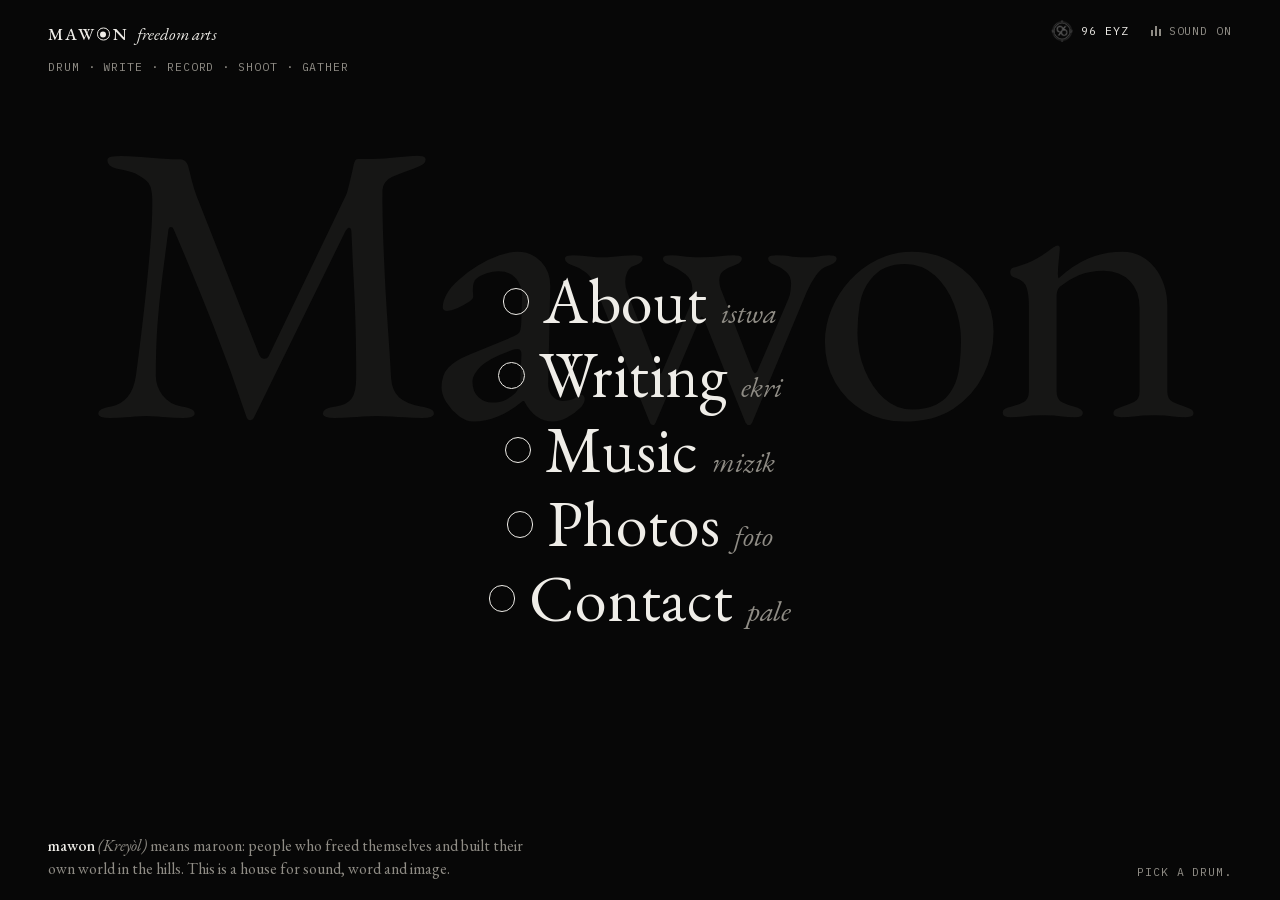
<file: index.html>
<!doctype html>
<html lang="en">
<head>
  <meta charset="utf-8">
  <meta name="viewport" content="width=device-width, initial-scale=1, viewport-fit=cover">
  <title>Mawon Freedom Arts</title>
  <meta name="description" content="Mawon Freedom Arts is a multimedia house for sound, word and image, founded by Roth$child. Home of 96 EYZ.">
  <meta name="theme-color" content="#070707">
  <meta property="og:title" content="Mawon Freedom Arts">
  <meta property="og:description" content="Mawon Freedom Arts is a multimedia house for sound, word and image, founded by Roth$child. Home of 96 EYZ.">
  <meta property="og:type" content="website">
  <meta property="og:url" content="https://mawonfreedomarts.com/">
  <meta property="og:image" content="https://mawonfreedomarts.com/assets/img/og.jpg">
  <meta name="twitter:card" content="summary_large_image">
  <link rel="canonical" href="https://mawonfreedomarts.com/">
  <link rel="icon" href="assets/favicon.svg" type="image/svg+xml">
  <link rel="icon" href="assets/favicon-192.png" type="image/png" sizes="192x192">
  <link rel="apple-touch-icon" href="assets/apple-touch-icon.png">
  <link rel="preload" href="assets/fonts/eb-garamond.woff2" as="font" type="font/woff2" crossorigin>
  <link rel="stylesheet" href="assets/css/site.css">
  <link rel="modulepreload" href="assets/vendor/three.min.js">
  <script type="application/ld+json">
{
  "@context": "https://schema.org",
  "@graph": [
    {
      "@type": "WebSite",
      "@id": "https://mawonfreedomarts.com/#website",
      "name": "Mawon Freedom Arts",
      "url": "https://mawonfreedomarts.com/",
      "publisher": {
        "@id": "https://mawonfreedomarts.com/#org"
      }
    },
    {
      "@type": "Organization",
      "@id": "https://mawonfreedomarts.com/#org",
      "name": "Mawon Freedom Arts",
      "url": "https://mawonfreedomarts.com/",
      "logo": "https://mawonfreedomarts.com/assets/favicon-192.png",
      "image": "https://mawonfreedomarts.com/assets/img/og.jpg",
      "description": "A multimedia house for sound, word and image, founded by Roth$child. Home of 96 EYZ.",
      "founder": {
        "@id": "https://mawonfreedomarts.com/#person"
      },
      "sameAs": [
        "https://www.instagram.com/rothschildd_/",
        "https://www.instagram.com/capturedbyrothschild/",
        "https://x.com/RothschildSFG",
        "https://linktr.ee/RothschildT",
        "https://rothschild2000.substack.com"
      ]
    },
    {
      "@type": "Organization",
      "@id": "https://mawonfreedomarts.com/#96eyz",
      "name": "96 EYZ",
      "url": "https://mawonfreedomarts.com/music/",
      "logo": "https://mawonfreedomarts.com/assets/img/96eyz-emblem.png",
      "parentOrganization": {
        "@id": "https://mawonfreedomarts.com/#org"
      }
    },
    {
      "@type": "Person",
      "@id": "https://mawonfreedomarts.com/#person",
      "name": "Rothschild J. Toussaint",
      "alternateName": [
        "Roth$child",
        "Rothschild Toussaint"
      ],
      "url": "https://mawonfreedomarts.com/about/",
      "image": "https://mawonfreedomarts.com/assets/img/portrait.jpg",
      "jobTitle": "Artist, Producer, Storyteller",
      "worksFor": {
        "@id": "https://mawonfreedomarts.com/#org"
      },
      "sameAs": [
        "https://www.instagram.com/rothschildd_/",
        "https://www.instagram.com/capturedbyrothschild/",
        "https://x.com/RothschildSFG",
        "https://open.spotify.com/artist/24g9kNkE5XKPFGsnenP1is",
        "https://soundcloud.com/user-230254561",
        "https://rothschild2000.substack.com",
        "https://linktr.ee/RothschildT"
      ]
    }
  ]
}
  </script>
</head>
<body class="home">
  <a class="skip" href="#drums">Skip to the menu</a>

  <header class="home-head">
    <div>
      <a class="wordmark" href="./" aria-label="Mawon Freedom Arts, home">
      <span class="wm-a">MAW<span class="o" aria-hidden="true"></span>N</span>
      <span class="wm-b">freedom arts</span>
      </a>
      <p class="verbs label"><span>drum</span><span>write</span><span>record</span><span>shoot</span><span>gather</span></p>
    </div>
    <div class="head-right label">
      <a class="eyz-link" href="music/"><img class="emblem-sm" src="assets/img/96eyz-emblem.png" alt="" width="22" height="22">96 EYZ</a>
      <button class="sound-toggle label" type="button" aria-pressed="true" aria-label="Sound" hidden>
        <span class="bars" aria-hidden="true"><i></i><i></i><i></i></span><span class="txt">Sound on</span>
      </button>
    </div>
  </header>

  <p class="masthead" aria-hidden="true">Mawon</p>

  <canvas id="stage" aria-hidden="true"></canvas>

  <!-- Each link is a drum, left to right. The 3D set reads href, size (data-scale) and pitch (data-freq) from here. -->
  <nav id="drums" class="drum-nav" aria-label="Main">
    <a href="about/" data-drum="0" data-scale="0.95" data-freq="294"><span class="dl-en">About</span> <span class="dl-kr">istwa</span></a>
    <a href="writing/" data-drum="1" data-scale="1.0" data-freq="262" data-paper><span class="dl-en">Writing</span> <span class="dl-kr">ekri</span></a>
    <a href="music/" data-drum="2" data-scale="1.14" data-freq="196" data-badge="emblem"><span class="dl-en">Music</span> <span class="dl-kr">mizik</span></a>
    <a href="photos/" data-drum="3" data-scale="1.0" data-freq="247"><span class="dl-en">Photos</span> <span class="dl-kr">foto</span></a>
    <a href="contact/" data-drum="4" data-scale="0.95" data-freq="330"><span class="dl-en">Contact</span> <span class="dl-kr">pale</span></a>
  </nav>

  <footer class="home-foot">
    <p class="def"><b>mawon</b> <i>(Kreyòl)</i> means maroon: people who freed themselves and built their own world in the hills. This is a house for sound, word and image.</p>
    <p class="hint label"><span class="pick">Pick a drum.</span> <span class="keys">Or play them <kbd>A</kbd><kbd>S</kbd><kbd>D</kbd><kbd>F</kbd><kbd>G</kbd></span></p>
  </footer>

  <div class="curtain" aria-hidden="true"></div>

  <script type="importmap">
    { "imports": { "three": "./assets/vendor/three.min.js" } }
  </script>
  <script type="module" src="assets/js/stage.js"></script>
</body>
</html>
</file>
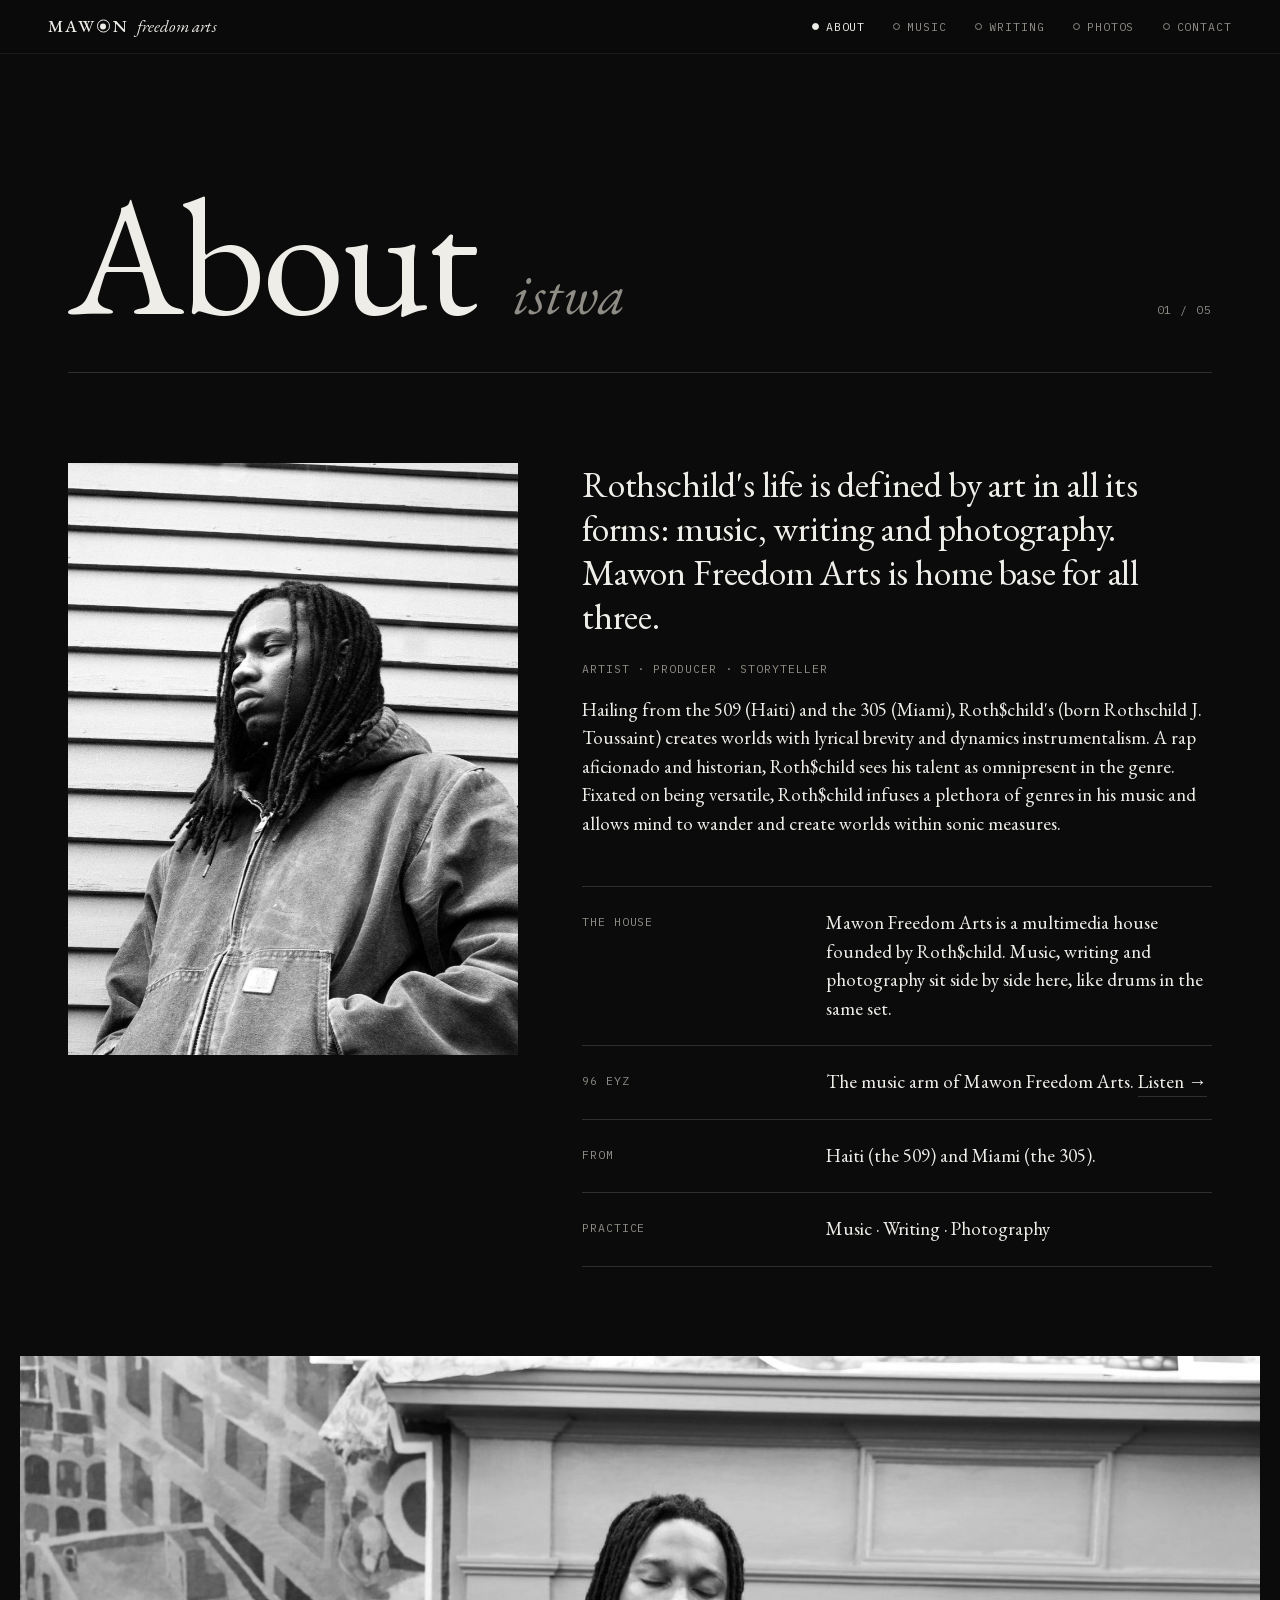
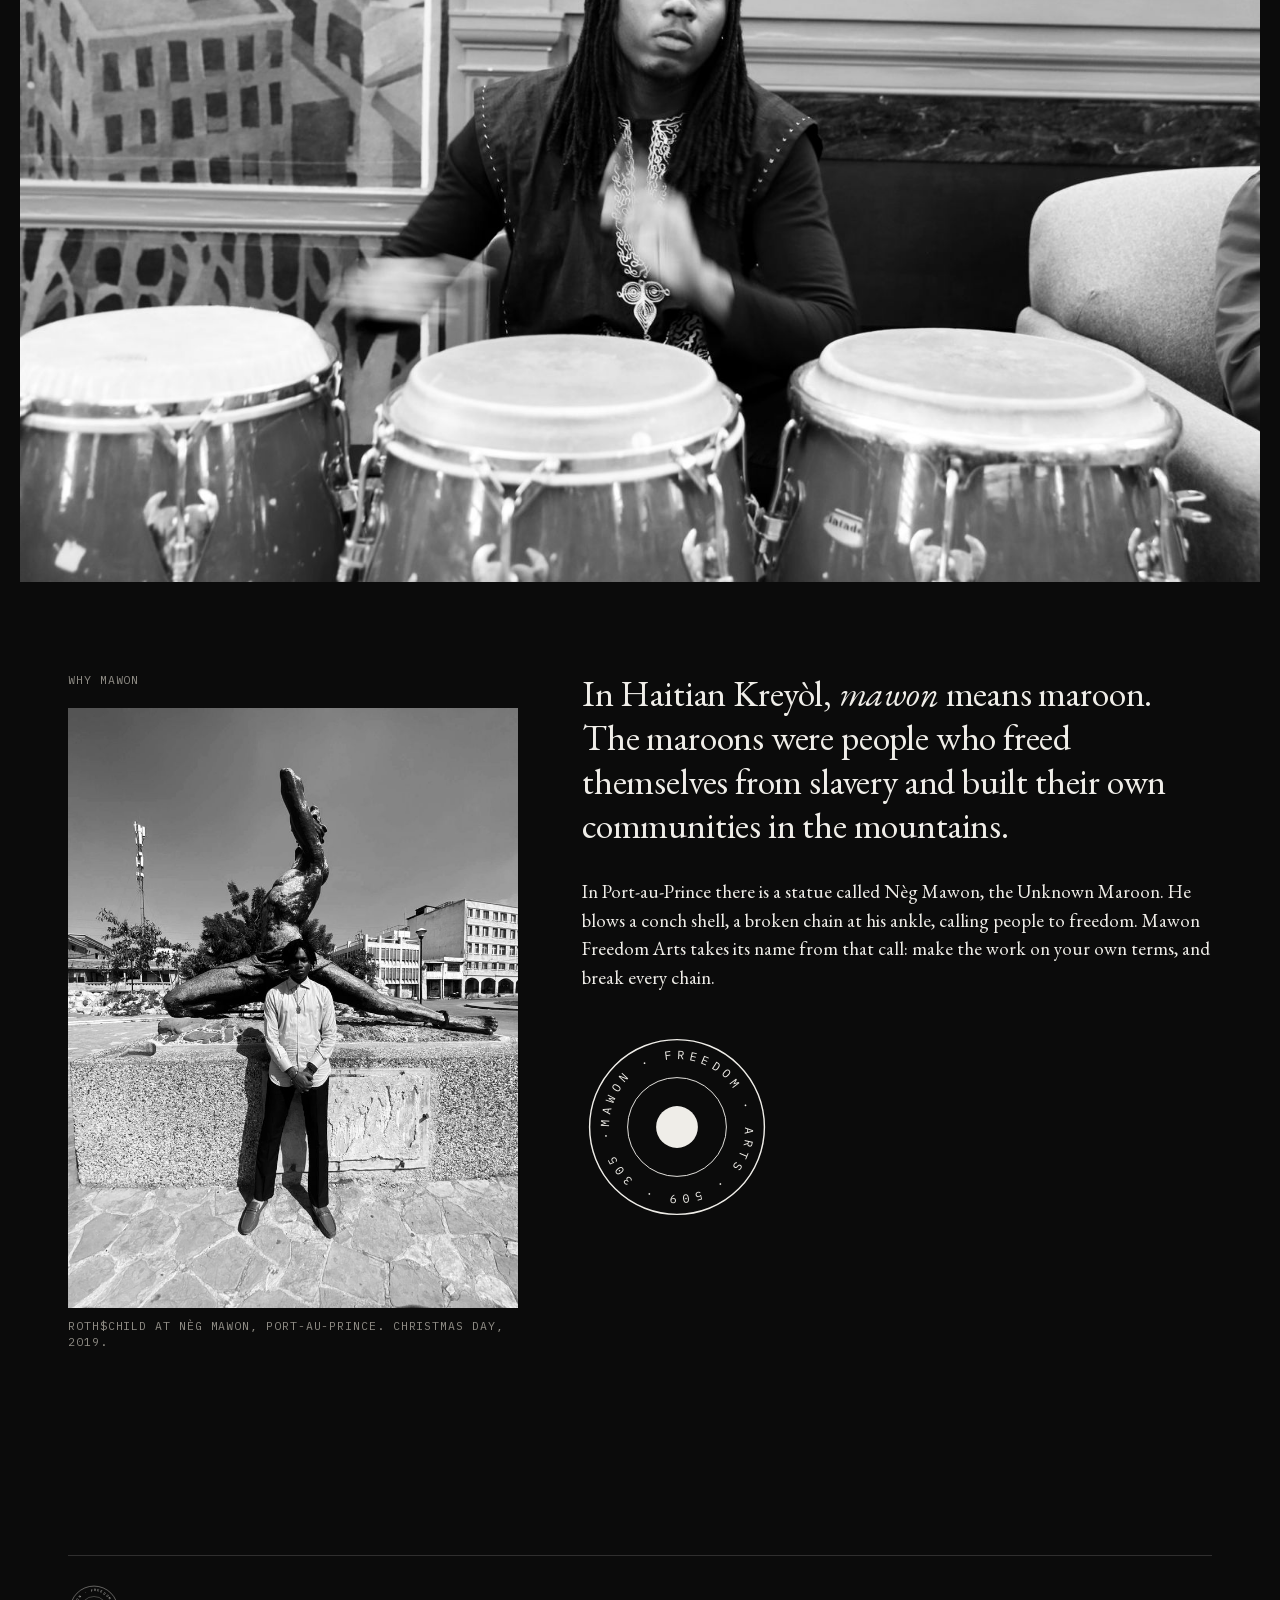
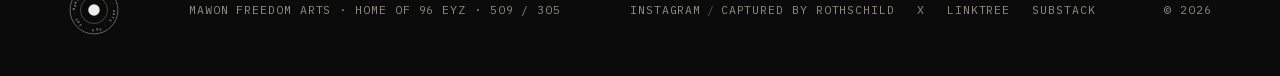
<file: about/index.html>
<!doctype html>
<html lang="en">
<head>
  <meta charset="utf-8">
  <meta name="viewport" content="width=device-width, initial-scale=1, viewport-fit=cover">
  <title>About · Mawon Freedom Arts</title>
  <meta name="description" content="Roth$child (born Rothschild J. Toussaint) and the story behind Mawon Freedom Arts.">
  <meta name="theme-color" content="#0b0b0b">
  <meta property="og:title" content="About · Mawon Freedom Arts">
  <meta property="og:description" content="Roth$child (born Rothschild J. Toussaint) and the story behind Mawon Freedom Arts.">
  <meta property="og:type" content="website">
  <meta property="og:url" content="https://mawonfreedomarts.com/about/">
  <meta property="og:image" content="https://mawonfreedomarts.com/assets/img/og.jpg">
  <meta name="twitter:card" content="summary_large_image">
  <link rel="canonical" href="https://mawonfreedomarts.com/about/">
  <link rel="icon" href="../assets/favicon.svg" type="image/svg+xml">
  <link rel="icon" href="../assets/favicon-192.png" type="image/png" sizes="192x192">
  <link rel="apple-touch-icon" href="../assets/apple-touch-icon.png">
  <link rel="preload" href="../assets/fonts/eb-garamond.woff2" as="font" type="font/woff2" crossorigin>
  <link rel="stylesheet" href="../assets/css/site.css">
</head>
<body>
  <a class="skip" href="#main">Skip to content</a>

  <header class="site-head">
    <a class="wordmark" href="../" aria-label="Mawon Freedom Arts, home">
      <span class="wm-a">MAW<span class="o" aria-hidden="true"></span>N</span>
      <span class="wm-b">freedom arts</span>
    </a>
    <nav class="site-nav" aria-label="Main">
      <a href="../about/" aria-current="page">About</a>
      <a href="../music/">Music</a>
      <a href="../writing/">Writing</a>
      <a href="../photos/">Photos</a>
      <a href="../contact/">Contact</a>
    </nav>
  </header>

  <main id="main" class="page enter">
    <div class="page-title">
      <h1>About <i>istwa</i></h1>
      <span class="label">01 / 05</span>
    </div>

    <section class="block split">
      <figure class="sticky">
        <img src="../assets/img/portrait.jpg" srcset="../assets/img/portrait-sm.jpg 800w, ../assets/img/portrait.jpg 1140w"
             sizes="(max-width: 860px) 100vw, 40vw" width="1140" height="1500"
             alt="Roth$child in a worn canvas work jacket, locs falling past the shoulders, against pale clapboard siding.">
      </figure>
      <div>
        <p class="lede">Rothschild's life is defined by art in all its forms: music, writing and photography. Mawon Freedom Arts is home base for all three.</p>
        <p class="label muted tagline">Artist · Producer · Storyteller</p>
        <div class="prose">
          <p>Hailing from the 509 (Haiti) and the 305 (Miami), Roth$child's (born Rothschild J. Toussaint) creates worlds with lyrical brevity and dynamics instrumentalism. A rap aficionado and historian, Roth$child sees his talent as omnipresent in the genre. Fixated on being versatile, Roth$child infuses a plethora of genres in his music and allows mind to wander and create worlds within sonic measures.</p>
        </div>

        <div class="rows" style="margin-top: 48px">
          <div class="row">
            <span class="label">The house</span>
            <div><p>Mawon Freedom Arts is a multimedia house founded by Roth$child. Music, writing and photography sit side by side here, like drums in the same set.</p></div>
          </div>
          <div class="row">
            <span class="label">96 EYZ</span>
            <div><p>The music arm of Mawon Freedom Arts. <a class="arrow-link" href="../music/">Listen →</a></p></div>
          </div>
          <div class="row">
            <span class="label">From</span>
            <div><p>Haiti (the 509) and Miami (the 305).</p></div>
          </div>
          <div class="row">
            <span class="label">Practice</span>
            <div><p>Music · Writing · Photography</p></div>
          </div>
        </div>
      </div>
    </section>

    <figure class="bleed">
      <img src="../assets/img/congas.jpg" srcset="../assets/img/congas-sm.jpg 800w, ../assets/img/congas.jpg 1600w"
           sizes="100vw" width="1600" height="1066" loading="lazy"
           alt="Roth$child at a row of three congas, eyes closed, hands blurred mid-stroke.">
    </figure>

    <section class="block split">
      <div class="why-mark">
        <span class="label muted">Why mawon</span>
        <figure>
          <img src="../assets/img/negmawon-visit-sm.jpg" srcset="../assets/img/negmawon-visit-sm.jpg 800w, ../assets/img/negmawon-visit.jpg 1500w"
               sizes="(max-width: 860px) 100vw, 40vw" width="800" height="1067" loading="lazy"
               alt="Roth$child standing in front of the Nèg Mawon statue in Port-au-Prince under a clear sky.">
          <figcaption class="label">Roth$child at Nèg Mawon, Port-au-Prince. Christmas Day, 2019.</figcaption>
        </figure>
      </div>
      <div>
        <p class="lede">In Haitian Kreyòl, <i>mawon</i> means maroon. The maroons were people who freed themselves from slavery and built their own communities in the mountains.</p>
        <div class="prose">
          <p>In Port-au-Prince there is a statue called Nèg Mawon, the Unknown Maroon. He blows a conch shell, a broken chain at his ankle, calling people to freedom. Mawon Freedom Arts takes its name from that call: make the work on your own terms, and break every chain.</p>
        </div>
        <svg class="seal seal-end" viewBox="0 0 200 200" role="img" aria-label="Mawon Freedom Arts seal"><defs><path id="about-seal-path" d="M100,100 m-72,0 a72,72 0 1,1 144,0 a72,72 0 1,1 -144,0"/></defs><circle cx="100" cy="100" r="92" fill="none" stroke="currentColor" stroke-width="1.5"/><circle cx="100" cy="100" r="52" fill="none" stroke="currentColor" stroke-width="1"/><circle cx="100" cy="100" r="22" fill="currentColor"/><text font-family="IBM Plex Mono, monospace" font-size="12.5" fill="currentColor"><textPath href="#about-seal-path" textLength="446" lengthAdjust="spacing">MAWON · FREEDOM · ARTS · 509 · 305 · </textPath></text></svg>
      </div>
    </section>
  </main>

  <footer class="site-foot label">
    <a class="foot-seal" href="../" aria-label="Mawon Freedom Arts, home"><svg class="seal" viewBox="0 0 200 200" aria-hidden="true"><defs><path id="foot-seal-path" d="M100,100 m-72,0 a72,72 0 1,1 144,0 a72,72 0 1,1 -144,0"/></defs><circle cx="100" cy="100" r="92" fill="none" stroke="currentColor" stroke-width="1.5"/><circle cx="100" cy="100" r="52" fill="none" stroke="currentColor" stroke-width="1"/><circle cx="100" cy="100" r="22" fill="currentColor"/><text font-family="IBM Plex Mono, monospace" font-size="12.5" fill="currentColor"><textPath href="#foot-seal-path" textLength="446" lengthAdjust="spacing">MAWON · FREEDOM · ARTS · 509 · 305 · </textPath></text></svg></a>
    <span>Mawon Freedom Arts · home of 96 EYZ · 509 / 305</span>
    <span class="socials">
      <span class="pair-links"><a href="https://www.instagram.com/rothschildd_/" target="_blank" rel="noopener">Instagram</a><span class="slash" aria-hidden="true">/</span><a href="https://www.instagram.com/capturedbyrothschild/" target="_blank" rel="noopener">Captured by Rothschild</a></span>
      <a href="https://x.com/RothschildSFG" target="_blank" rel="noopener">X</a>
      <a href="https://linktr.ee/RothschildT" target="_blank" rel="noopener">Linktree</a>
      <a href="https://rothschild2000.substack.com" target="_blank" rel="noopener">Substack</a>
    </span>
    <span>© <span data-year>2026</span></span>
  </footer>

  <script src="../assets/js/site.js" defer></script>
</body>
</html>
</file>
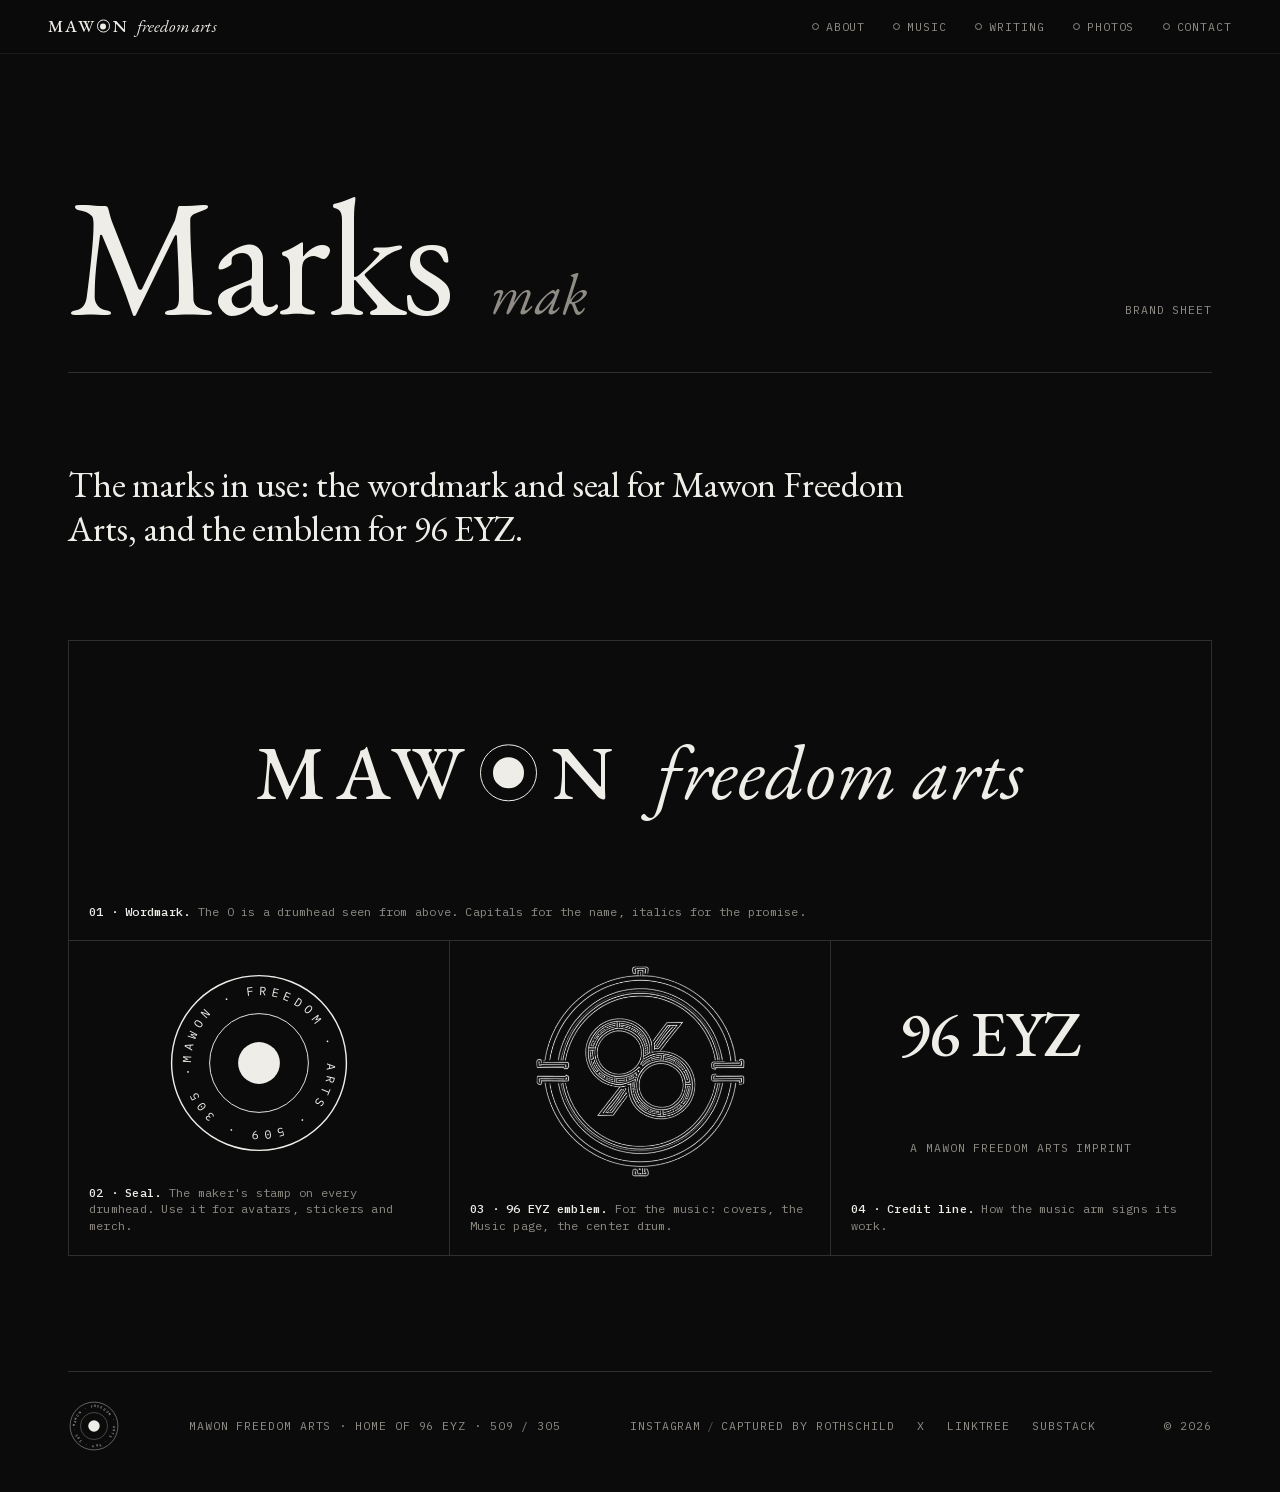
<file: brand/index.html>
<!doctype html>
<html lang="en">
<head>
  <meta charset="utf-8">
  <meta name="viewport" content="width=device-width, initial-scale=1, viewport-fit=cover">
  <title>Marks · Mawon Freedom Arts</title>
  <meta name="description" content="The Mawon Freedom Arts wordmark and seal, and the 96 EYZ emblem.">
  <meta name="theme-color" content="#0b0b0b">
  <meta property="og:title" content="Marks · Mawon Freedom Arts">
  <meta property="og:description" content="The Mawon Freedom Arts wordmark and seal, and the 96 EYZ emblem.">
  <meta property="og:type" content="website">
  <meta property="og:url" content="https://mawonfreedomarts.com/brand/">
  <meta property="og:image" content="https://mawonfreedomarts.com/assets/img/og.jpg">
  <meta name="twitter:card" content="summary_large_image">
  <link rel="canonical" href="https://mawonfreedomarts.com/brand/">
  <link rel="icon" href="../assets/favicon.svg" type="image/svg+xml">
  <link rel="icon" href="../assets/favicon-192.png" type="image/png" sizes="192x192">
  <link rel="apple-touch-icon" href="../assets/apple-touch-icon.png">
  <link rel="preload" href="../assets/fonts/eb-garamond.woff2" as="font" type="font/woff2" crossorigin>
  <link rel="stylesheet" href="../assets/css/site.css">
</head>
<body>
  <a class="skip" href="#main">Skip to content</a>

  <header class="site-head">
    <a class="wordmark" href="../" aria-label="Mawon Freedom Arts, home">
      <span class="wm-a">MAW<span class="o" aria-hidden="true"></span>N</span>
      <span class="wm-b">freedom arts</span>
    </a>
    <nav class="site-nav" aria-label="Main">
      <a href="../about/">About</a>
      <a href="../music/">Music</a>
      <a href="../writing/">Writing</a>
      <a href="../photos/">Photos</a>
      <a href="../contact/">Contact</a>
    </nav>
  </header>

  <main id="main" class="page enter">
    <div class="page-title">
      <h1>Marks <i>mak</i></h1>
      <span class="label">Brand sheet</span>
    </div>

    <section class="block">
      <p class="lede">The marks in use: the wordmark and seal for Mawon Freedom Arts, and the emblem for 96 EYZ.</p>
    </section>

    <section class="marks">
      <figure class="mark mark-wide">
        <div class="mark-art"><span class="wordmark wm-xl"><span class="wm-a">MAW<span class="o" aria-hidden="true"></span>N</span>
      <span class="wm-b">freedom arts</span></span></div>
        <figcaption class="label"><b>01 · Wordmark.</b> The O is a drumhead seen from above. Capitals for the name, italics for the promise.</figcaption>
      </figure>

      <figure class="mark">
        <div class="mark-art"><svg class="seal" viewBox="0 0 200 200" role="img" aria-label="Mawon Freedom Arts seal"><defs><path id="brand-seal-path" d="M100,100 m-72,0 a72,72 0 1,1 144,0 a72,72 0 1,1 -144,0"/></defs><circle cx="100" cy="100" r="92" fill="none" stroke="currentColor" stroke-width="1.5"/><circle cx="100" cy="100" r="52" fill="none" stroke="currentColor" stroke-width="1"/><circle cx="100" cy="100" r="22" fill="currentColor"/><text font-family="IBM Plex Mono, monospace" font-size="12.5" fill="currentColor"><textPath href="#brand-seal-path" textLength="446" lengthAdjust="spacing">MAWON · FREEDOM · ARTS · 509 · 305 · </textPath></text></svg></div>
        <figcaption class="label"><b>02 · Seal.</b> The maker's stamp on every drumhead. Use it for avatars, stickers and merch.</figcaption>
      </figure>

      <figure class="mark">
        <div class="mark-art"><img class="emblem" src="../assets/img/96eyz-emblem.png" width="425" height="425" alt="The 96 EYZ emblem."></div>
        <figcaption class="label"><b>03 · 96 EYZ emblem.</b> For the music: covers, the Music page, the center drum.</figcaption>
      </figure>

      <figure class="mark">
        <div class="mark-art lockups">
          <p><span class="eyz">96 EYZ</span></p>
          <p class="label muted">a Mawon Freedom Arts imprint</p>
        </div>
        <figcaption class="label"><b>04 · Credit line.</b> How the music arm signs its work.</figcaption>
      </figure>
    </section>
  </main>

  <footer class="site-foot label">
    <a class="foot-seal" href="../" aria-label="Mawon Freedom Arts, home"><svg class="seal" viewBox="0 0 200 200" aria-hidden="true"><defs><path id="foot-seal-path" d="M100,100 m-72,0 a72,72 0 1,1 144,0 a72,72 0 1,1 -144,0"/></defs><circle cx="100" cy="100" r="92" fill="none" stroke="currentColor" stroke-width="1.5"/><circle cx="100" cy="100" r="52" fill="none" stroke="currentColor" stroke-width="1"/><circle cx="100" cy="100" r="22" fill="currentColor"/><text font-family="IBM Plex Mono, monospace" font-size="12.5" fill="currentColor"><textPath href="#foot-seal-path" textLength="446" lengthAdjust="spacing">MAWON · FREEDOM · ARTS · 509 · 305 · </textPath></text></svg></a>
    <span>Mawon Freedom Arts · home of 96 EYZ · 509 / 305</span>
    <span class="socials">
      <span class="pair-links"><a href="https://www.instagram.com/rothschildd_/" target="_blank" rel="noopener">Instagram</a><span class="slash" aria-hidden="true">/</span><a href="https://www.instagram.com/capturedbyrothschild/" target="_blank" rel="noopener">Captured by Rothschild</a></span>
      <a href="https://x.com/RothschildSFG" target="_blank" rel="noopener">X</a>
      <a href="https://linktr.ee/RothschildT" target="_blank" rel="noopener">Linktree</a>
      <a href="https://rothschild2000.substack.com" target="_blank" rel="noopener">Substack</a>
    </span>
    <span>© <span data-year>2026</span></span>
  </footer>

  <script src="../assets/js/site.js" defer></script>
</body>
</html>
</file>
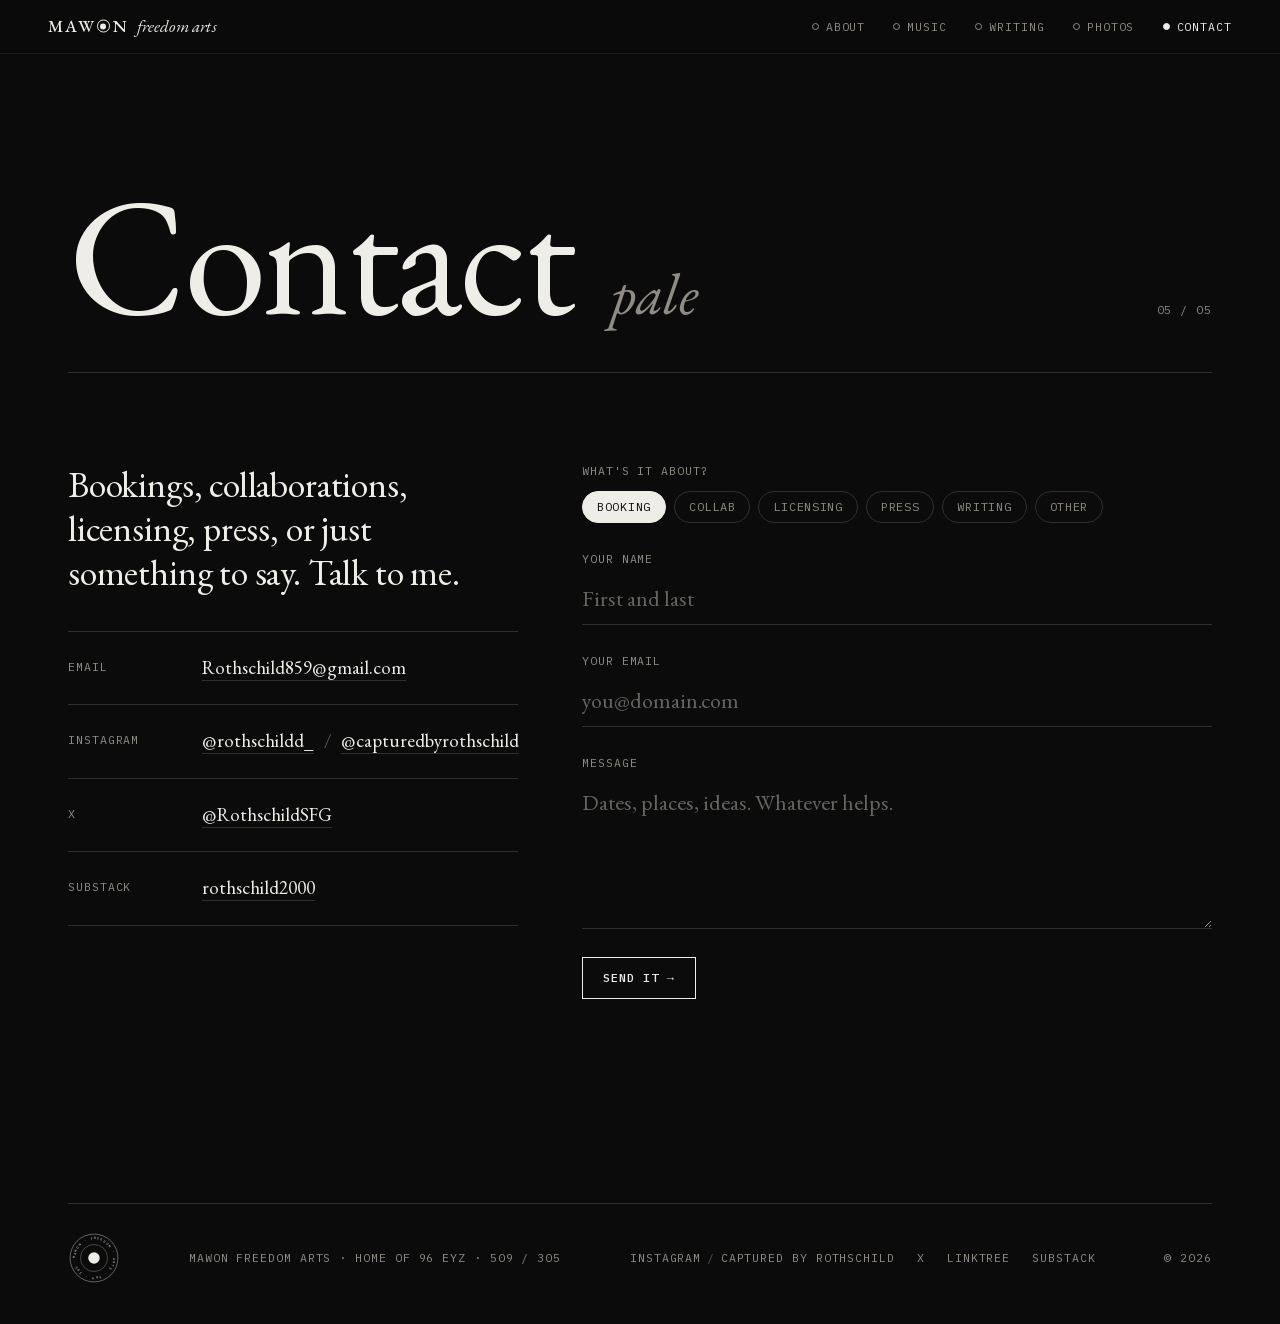
<file: contact/index.html>
<!doctype html>
<html lang="en">
<head>
  <meta charset="utf-8">
  <meta name="viewport" content="width=device-width, initial-scale=1, viewport-fit=cover">
  <title>Contact · Mawon Freedom Arts</title>
  <meta name="description" content="Bookings, collaborations, licensing and press for Mawon Freedom Arts and 96 EYZ.">
  <meta name="theme-color" content="#0b0b0b">
  <meta property="og:title" content="Contact · Mawon Freedom Arts">
  <meta property="og:description" content="Bookings, collaborations, licensing and press for Mawon Freedom Arts and 96 EYZ.">
  <meta property="og:type" content="website">
  <meta property="og:url" content="https://mawonfreedomarts.com/contact/">
  <meta property="og:image" content="https://mawonfreedomarts.com/assets/img/og.jpg">
  <meta name="twitter:card" content="summary_large_image">
  <link rel="canonical" href="https://mawonfreedomarts.com/contact/">
  <link rel="icon" href="../assets/favicon.svg" type="image/svg+xml">
  <link rel="icon" href="../assets/favicon-192.png" type="image/png" sizes="192x192">
  <link rel="apple-touch-icon" href="../assets/apple-touch-icon.png">
  <link rel="preload" href="../assets/fonts/eb-garamond.woff2" as="font" type="font/woff2" crossorigin>
  <link rel="stylesheet" href="../assets/css/site.css">
</head>
<body>
  <a class="skip" href="#main">Skip to content</a>

  <header class="site-head">
    <a class="wordmark" href="../" aria-label="Mawon Freedom Arts, home">
      <span class="wm-a">MAW<span class="o" aria-hidden="true"></span>N</span>
      <span class="wm-b">freedom arts</span>
    </a>
    <nav class="site-nav" aria-label="Main">
      <a href="../about/">About</a>
      <a href="../music/">Music</a>
      <a href="../writing/">Writing</a>
      <a href="../photos/">Photos</a>
      <a href="../contact/" aria-current="page">Contact</a>
    </nav>
  </header>

  <main id="main" class="page enter">
    <div class="page-title">
      <h1>Contact <i>pale</i></h1>
      <span class="label">05 / 05</span>
    </div>

    <section class="block split">
      <div>
        <p class="lede">Bookings, collaborations, licensing, press, or just something to say. Talk to me.</p>
        <div class="rows direct">
          <div class="row"><span class="label">Email</span><div><a href="mailto:Rothschild859@gmail.com">Rothschild859@gmail.com</a></div></div>
          <div class="row"><span class="label">Instagram</span><div><a href="https://www.instagram.com/rothschildd_/" target="_blank" rel="noopener">@rothschildd_</a><span class="slash" aria-hidden="true">/</span><a href="https://www.instagram.com/capturedbyrothschild/" target="_blank" rel="noopener">@capturedbyrothschild</a></div></div>
          <div class="row"><span class="label">X</span><div><a href="https://x.com/RothschildSFG" target="_blank" rel="noopener">@RothschildSFG</a></div></div>
          <div class="row"><span class="label">Substack</span><div><a href="https://rothschild2000.substack.com" target="_blank" rel="noopener">rothschild2000</a></div></div>
        </div>
      </div>

      <form class="form" id="inquiry" action="https://formsubmit.co/Rothschild859@gmail.com" method="POST" data-email="Rothschild859@gmail.com">
        <input type="hidden" name="_subject" value="New inquiry from mawonfreedomarts">
        <input type="hidden" name="_template" value="table">
        <input type="hidden" name="_captcha" value="false">
        <div class="hp" aria-hidden="true"><label>Leave this empty <input type="text" name="_honey" tabindex="-1" autocomplete="off"></label></div>

        <fieldset>
          <legend class="label">What's it about?</legend>
          <div class="chips">
            <label><input type="radio" name="topic" value="Booking" checked><span>Booking</span></label>
            <label><input type="radio" name="topic" value="Collaboration"><span>Collab</span></label>
            <label><input type="radio" name="topic" value="Licensing"><span>Licensing</span></label>
            <label><input type="radio" name="topic" value="Press"><span>Press</span></label>
            <label><input type="radio" name="topic" value="Writing"><span>Writing</span></label>
            <label><input type="radio" name="topic" value="Other"><span>Other</span></label>
          </div>
        </fieldset>

        <label class="field">
          <span class="label">Your name</span>
          <input type="text" name="name" autocomplete="name" required placeholder="First and last">
        </label>
        <label class="field">
          <span class="label">Your email</span>
          <input type="email" name="email" autocomplete="email" required placeholder="you@domain.com">
        </label>
        <label class="field">
          <span class="label">Message</span>
          <textarea name="message" required placeholder="Dates, places, ideas. Whatever helps."></textarea>
        </label>

        <div class="form-foot">
          <button class="btn" type="submit">Send it →</button>
          <p class="status label" role="status" aria-live="polite"></p>
        </div>
      </form>
    </section>
  </main>

  <footer class="site-foot label">
    <a class="foot-seal" href="../" aria-label="Mawon Freedom Arts, home"><svg class="seal" viewBox="0 0 200 200" aria-hidden="true"><defs><path id="foot-seal-path" d="M100,100 m-72,0 a72,72 0 1,1 144,0 a72,72 0 1,1 -144,0"/></defs><circle cx="100" cy="100" r="92" fill="none" stroke="currentColor" stroke-width="1.5"/><circle cx="100" cy="100" r="52" fill="none" stroke="currentColor" stroke-width="1"/><circle cx="100" cy="100" r="22" fill="currentColor"/><text font-family="IBM Plex Mono, monospace" font-size="12.5" fill="currentColor"><textPath href="#foot-seal-path" textLength="446" lengthAdjust="spacing">MAWON · FREEDOM · ARTS · 509 · 305 · </textPath></text></svg></a>
    <span>Mawon Freedom Arts · home of 96 EYZ · 509 / 305</span>
    <span class="socials">
      <span class="pair-links"><a href="https://www.instagram.com/rothschildd_/" target="_blank" rel="noopener">Instagram</a><span class="slash" aria-hidden="true">/</span><a href="https://www.instagram.com/capturedbyrothschild/" target="_blank" rel="noopener">Captured by Rothschild</a></span>
      <a href="https://x.com/RothschildSFG" target="_blank" rel="noopener">X</a>
      <a href="https://linktr.ee/RothschildT" target="_blank" rel="noopener">Linktree</a>
      <a href="https://rothschild2000.substack.com" target="_blank" rel="noopener">Substack</a>
    </span>
    <span>© <span data-year>2026</span></span>
  </footer>

  <script src="../assets/js/site.js" defer></script>
</body>
</html>
</file>
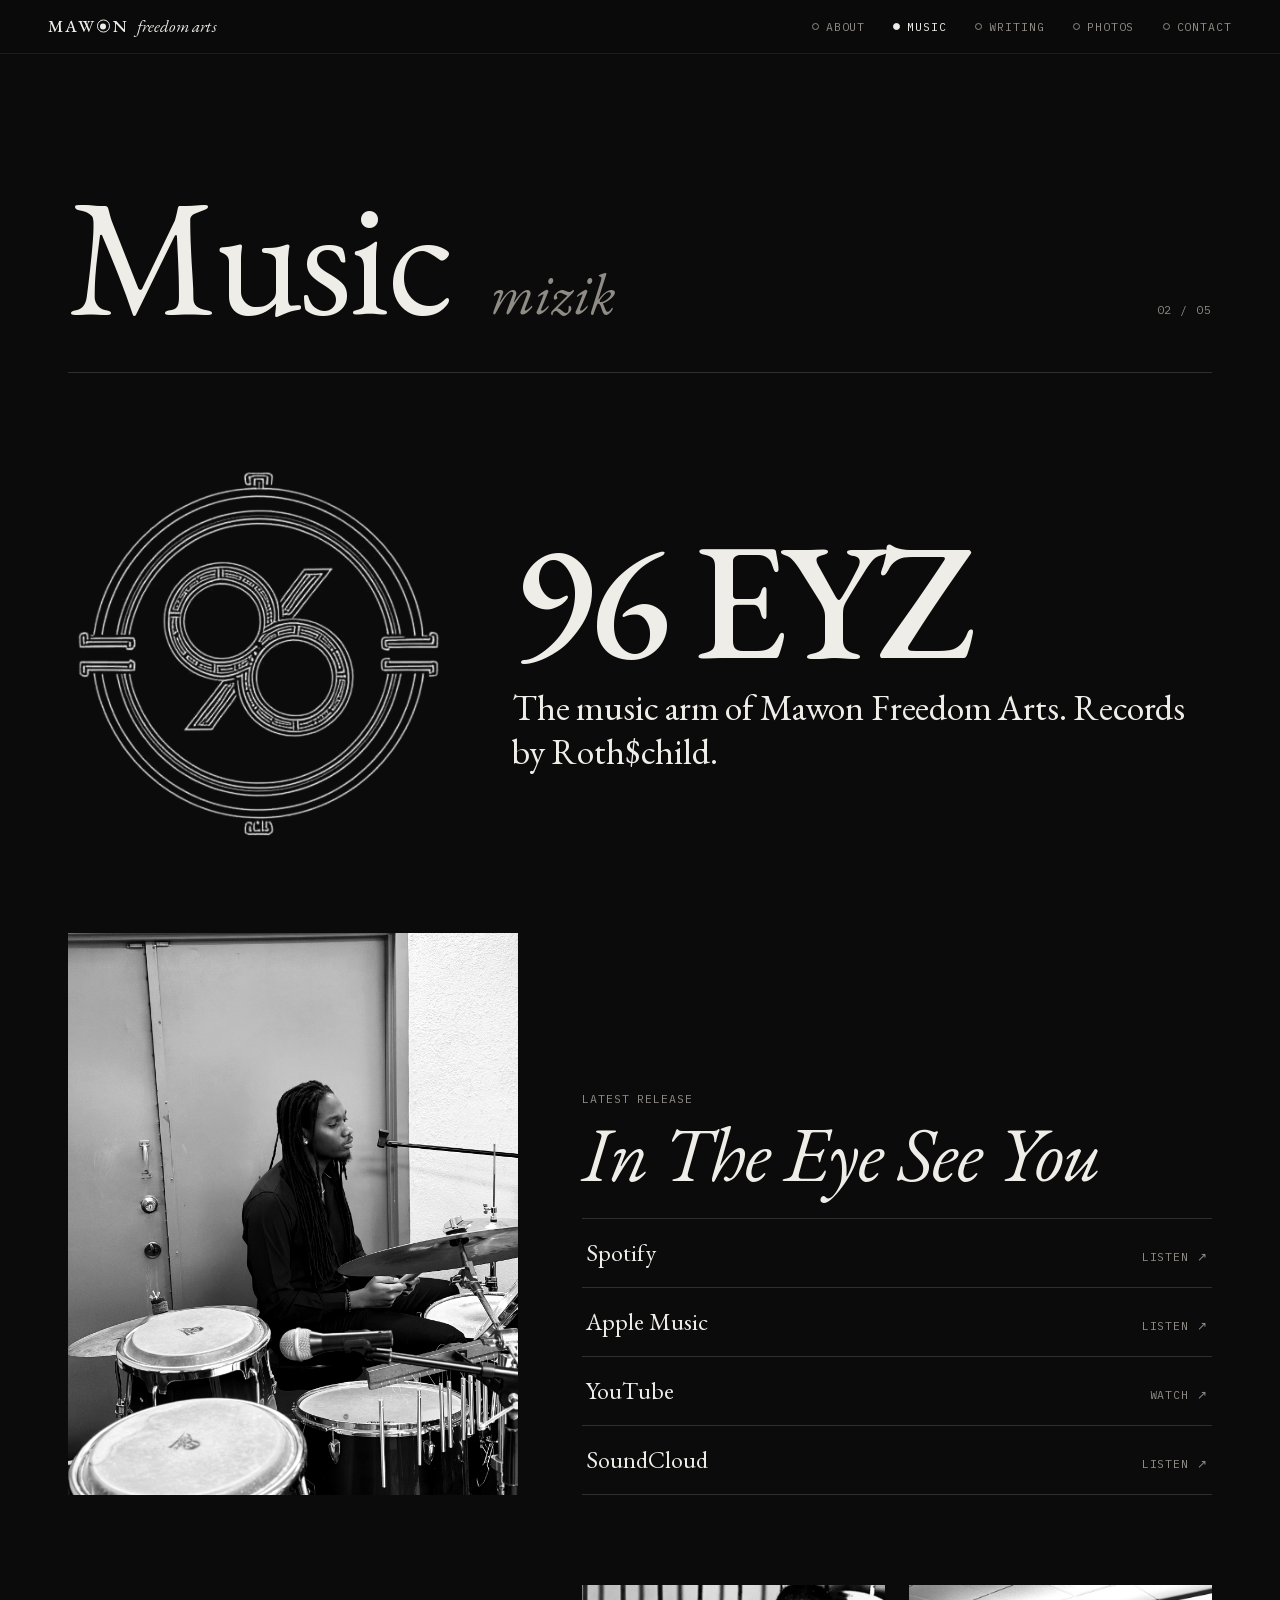
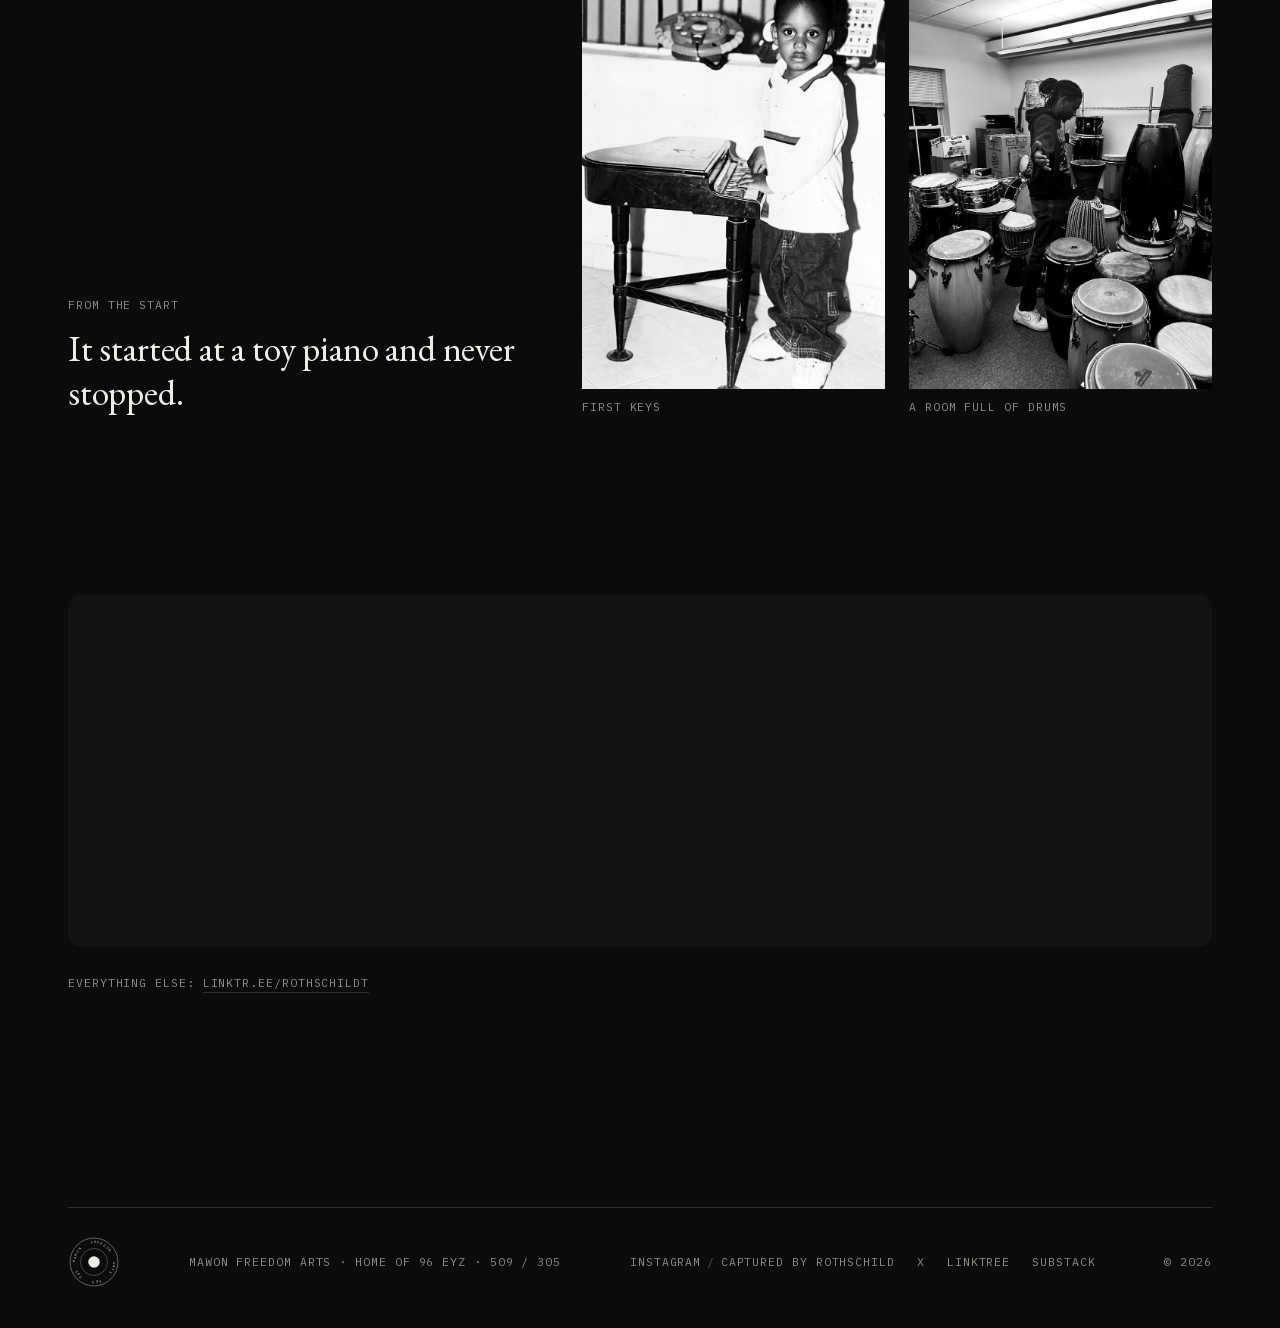
<file: music/index.html>
<!doctype html>
<html lang="en">
<head>
  <meta charset="utf-8">
  <meta name="viewport" content="width=device-width, initial-scale=1, viewport-fit=cover">
  <title>Music · Mawon Freedom Arts</title>
  <meta name="description" content="96 EYZ, the music arm of Mawon Freedom Arts. Records by Roth$child.">
  <meta name="theme-color" content="#0b0b0b">
  <meta property="og:title" content="Music · Mawon Freedom Arts">
  <meta property="og:description" content="96 EYZ, the music arm of Mawon Freedom Arts. Records by Roth$child.">
  <meta property="og:type" content="website">
  <meta property="og:url" content="https://mawonfreedomarts.com/music/">
  <meta property="og:image" content="https://mawonfreedomarts.com/assets/img/og.jpg">
  <meta name="twitter:card" content="summary_large_image">
  <link rel="canonical" href="https://mawonfreedomarts.com/music/">
  <link rel="icon" href="../assets/favicon.svg" type="image/svg+xml">
  <link rel="icon" href="../assets/favicon-192.png" type="image/png" sizes="192x192">
  <link rel="apple-touch-icon" href="../assets/apple-touch-icon.png">
  <link rel="preload" href="../assets/fonts/eb-garamond.woff2" as="font" type="font/woff2" crossorigin>
  <link rel="stylesheet" href="../assets/css/site.css">
</head>
<body>
  <a class="skip" href="#main">Skip to content</a>

  <header class="site-head">
    <a class="wordmark" href="../" aria-label="Mawon Freedom Arts, home">
      <span class="wm-a">MAW<span class="o" aria-hidden="true"></span>N</span>
      <span class="wm-b">freedom arts</span>
    </a>
    <nav class="site-nav" aria-label="Main">
      <a href="../about/">About</a>
      <a href="../music/" aria-current="page">Music</a>
      <a href="../writing/">Writing</a>
      <a href="../photos/">Photos</a>
      <a href="../contact/">Contact</a>
    </nav>
  </header>

  <main id="main" class="page enter">
    <div class="page-title">
      <h1>Music <i>mizik</i></h1>
      <span class="label">02 / 05</span>
    </div>

    <section class="block eyz">
      <img class="emblem" src="../assets/img/96eyz-emblem.png" width="425" height="425" alt="The 96 EYZ emblem: a 96 monogram inside a ring, like a drumhead.">
      <div>
        <p class="eyz-mark">96 EYZ</p>
        <p class="lede">The music arm of Mawon Freedom Arts. Records by Roth$child.</p>
      </div>
    </section>

    <section class="release">
      <figure class="release-art">
        <img src="https://lh3.googleusercontent.com/d/1bSPGsGQAB3WYDalVnW4FaZA730SH4Ft0=w1200" alt="Roth$child, 96 EYZ." width="960" height="1200" loading="lazy"
             referrerpolicy="no-referrer" data-fallback="../assets/img/kit.jpg">
      </figure>
      <div>
        <span class="label muted">Latest release</span>
        <h2>In The Eye See You</h2>
        <ul class="listen">
          <li><a href="https://open.spotify.com/artist/24g9kNkE5XKPFGsnenP1is" target="_blank" rel="noopener">Spotify <span class="label">Listen ↗</span></a></li>
          <li><a href="https://music.apple.com/us/album/in-the-eye-see-you/1755154870" target="_blank" rel="noopener">Apple Music <span class="label">Listen ↗</span></a></li>
          <li><a href="https://www.youtube.com/watch?v=ll3WojQJtV4&list=OLAK5uy_mfuJdqVvhNlIFfjC0E_tuEhltdLwyFClU" target="_blank" rel="noopener">YouTube <span class="label">Watch ↗</span></a></li>
          <li><a href="https://soundcloud.com/user-230254561" target="_blank" rel="noopener">SoundCloud <span class="label">Listen ↗</span></a></li>
        </ul>
      </div>
    </section>

    <section class="block origins">
      <div>
        <span class="label muted">From the start</span>
        <p class="lede">It started at a toy piano and never stopped.</p>
      </div>
      <div class="pair">
        <figure>
          <img src="../assets/img/first-keys-sm.jpg" srcset="../assets/img/first-keys-sm.jpg 800w, ../assets/img/first-keys.jpg 1333w"
               sizes="(max-width: 640px) 100vw, 420px" width="800" height="1200" loading="lazy"
               alt="Roth$child as a small child, standing at a toy grand piano with both hands on the keys.">
          <figcaption class="label">First keys</figcaption>
        </figure>
        <figure>
          <img src="../assets/img/drum-room-sm.jpg" srcset="../assets/img/drum-room-sm.jpg 800w, ../assets/img/drum-room.jpg 1500w"
               sizes="(max-width: 640px) 100vw, 420px" width="800" height="1067" loading="lazy"
               alt="Roth$child with arms open in a room packed with congas, djembes and drum kits.">
          <figcaption class="label">A room full of drums</figcaption>
        </figure>
      </div>
    </section>

    <section class="block">
      <iframe class="embed" title="Roth$child on Spotify" loading="lazy"
              src="https://open.spotify.com/embed/artist/24g9kNkE5XKPFGsnenP1is?utm_source=generator&amp;theme=0"
              allow="autoplay; clipboard-write; encrypted-media; fullscreen; picture-in-picture"></iframe>
      <p class="label muted" style="margin-top: 20px">Everything else: <a class="arrow-link" href="https://linktr.ee/RothschildT" target="_blank" rel="noopener">linktr.ee/RothschildT</a></p>
    </section>
  </main>

  <footer class="site-foot label">
    <a class="foot-seal" href="../" aria-label="Mawon Freedom Arts, home"><svg class="seal" viewBox="0 0 200 200" aria-hidden="true"><defs><path id="foot-seal-path" d="M100,100 m-72,0 a72,72 0 1,1 144,0 a72,72 0 1,1 -144,0"/></defs><circle cx="100" cy="100" r="92" fill="none" stroke="currentColor" stroke-width="1.5"/><circle cx="100" cy="100" r="52" fill="none" stroke="currentColor" stroke-width="1"/><circle cx="100" cy="100" r="22" fill="currentColor"/><text font-family="IBM Plex Mono, monospace" font-size="12.5" fill="currentColor"><textPath href="#foot-seal-path" textLength="446" lengthAdjust="spacing">MAWON · FREEDOM · ARTS · 509 · 305 · </textPath></text></svg></a>
    <span>Mawon Freedom Arts · home of 96 EYZ · 509 / 305</span>
    <span class="socials">
      <span class="pair-links"><a href="https://www.instagram.com/rothschildd_/" target="_blank" rel="noopener">Instagram</a><span class="slash" aria-hidden="true">/</span><a href="https://www.instagram.com/capturedbyrothschild/" target="_blank" rel="noopener">Captured by Rothschild</a></span>
      <a href="https://x.com/RothschildSFG" target="_blank" rel="noopener">X</a>
      <a href="https://linktr.ee/RothschildT" target="_blank" rel="noopener">Linktree</a>
      <a href="https://rothschild2000.substack.com" target="_blank" rel="noopener">Substack</a>
    </span>
    <span>© <span data-year>2026</span></span>
  </footer>

  <script src="../assets/js/site.js" defer></script>
</body>
</html>
</file>
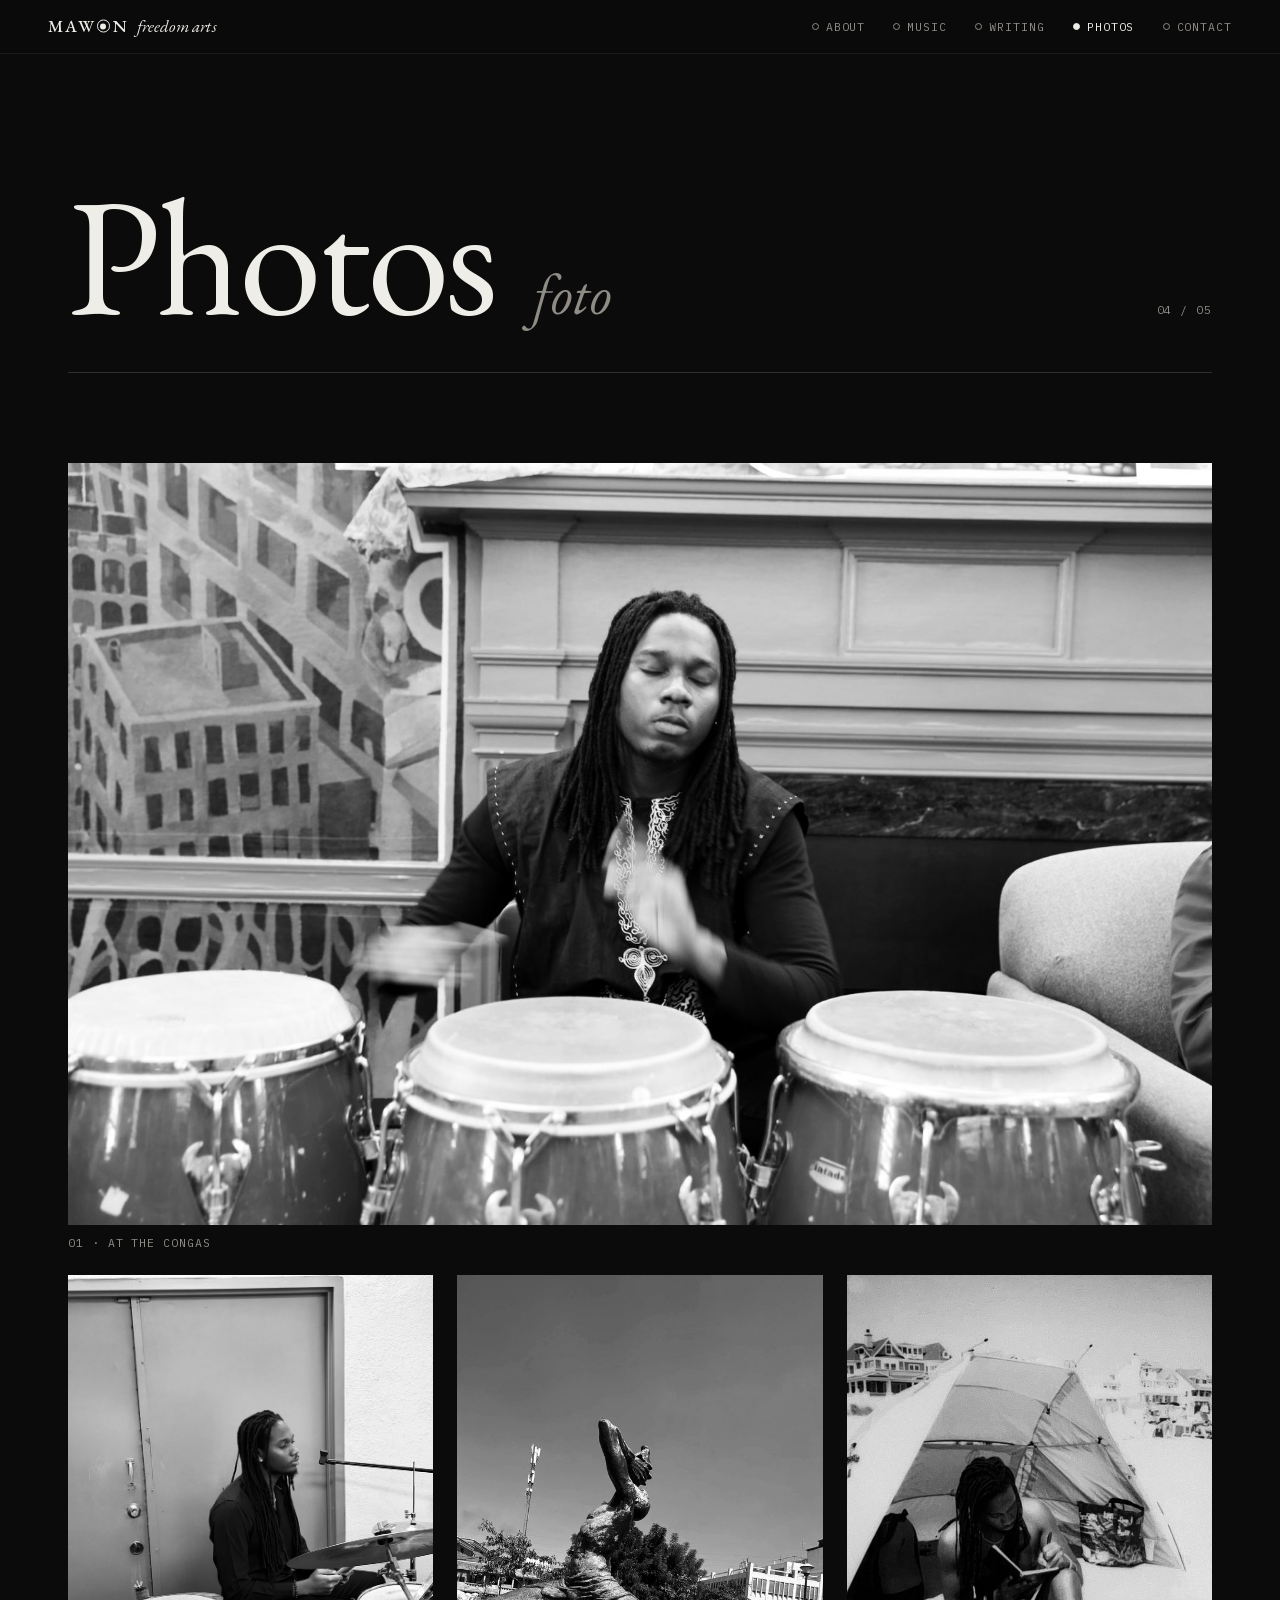
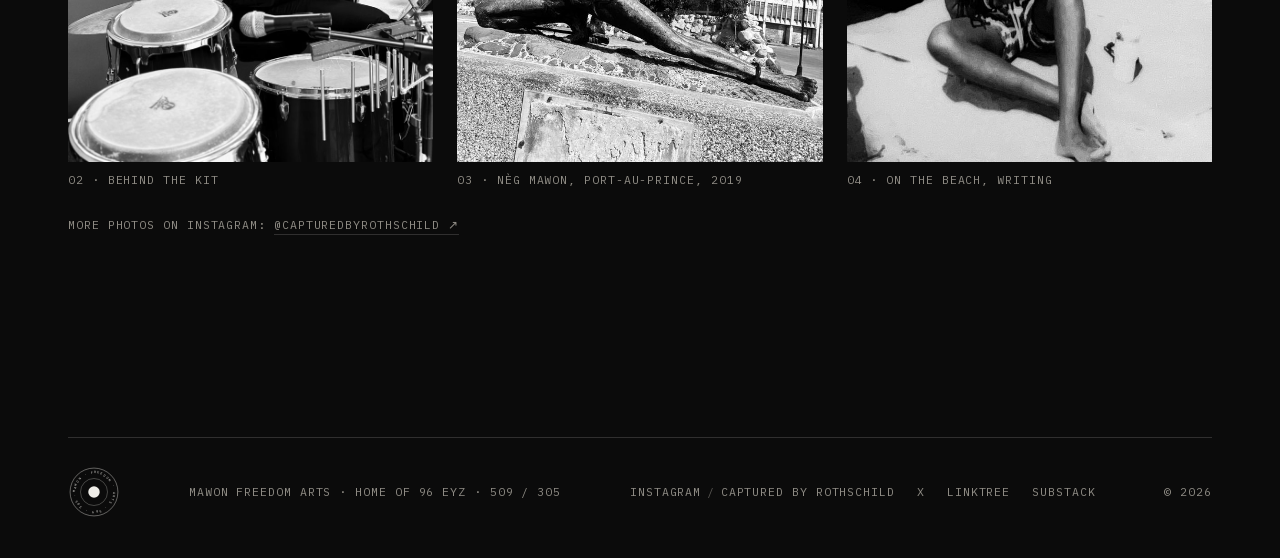
<file: photos/index.html>
<!doctype html>
<html lang="en">
<head>
  <meta charset="utf-8">
  <meta name="viewport" content="width=device-width, initial-scale=1, viewport-fit=cover">
  <title>Photos · Mawon Freedom Arts</title>
  <meta name="description" content="Photographs from Mawon Freedom Arts.">
  <meta name="theme-color" content="#0b0b0b">
  <meta property="og:title" content="Photos · Mawon Freedom Arts">
  <meta property="og:description" content="Photographs from Mawon Freedom Arts.">
  <meta property="og:type" content="website">
  <meta property="og:url" content="https://mawonfreedomarts.com/photos/">
  <meta property="og:image" content="https://mawonfreedomarts.com/assets/img/og.jpg">
  <meta name="twitter:card" content="summary_large_image">
  <link rel="canonical" href="https://mawonfreedomarts.com/photos/">
  <link rel="icon" href="../assets/favicon.svg" type="image/svg+xml">
  <link rel="icon" href="../assets/favicon-192.png" type="image/png" sizes="192x192">
  <link rel="apple-touch-icon" href="../assets/apple-touch-icon.png">
  <link rel="preload" href="../assets/fonts/eb-garamond.woff2" as="font" type="font/woff2" crossorigin>
  <link rel="stylesheet" href="../assets/css/site.css">
</head>
<body>
  <a class="skip" href="#main">Skip to content</a>

  <header class="site-head">
    <a class="wordmark" href="../" aria-label="Mawon Freedom Arts, home">
      <span class="wm-a">MAW<span class="o" aria-hidden="true"></span>N</span>
      <span class="wm-b">freedom arts</span>
    </a>
    <nav class="site-nav" aria-label="Main">
      <a href="../about/">About</a>
      <a href="../music/">Music</a>
      <a href="../writing/">Writing</a>
      <a href="../photos/" aria-current="page">Photos</a>
      <a href="../contact/">Contact</a>
    </nav>
  </header>

  <main id="main" class="page enter">
    <div class="page-title">
      <h1>Photos <i>foto</i></h1>
      <span class="label">04 / 05</span>
    </div>

    <section class="block">
      <div class="shots">
        <figure class="shot wide">
          <button type="button" data-full="../assets/img/congas.jpg" aria-label="Open photo: at the congas">
            <img src="../assets/img/congas-sm.jpg" srcset="../assets/img/congas-sm.jpg 800w, ../assets/img/congas.jpg 1600w"
                 sizes="(max-width: 1240px) 100vw, 1240px" width="800" height="533"
                 alt="Roth$child at a row of three congas, eyes closed, hands blurred mid-stroke.">
          </button>
          <figcaption class="label">01 · At the congas</figcaption>
        </figure>
        <figure class="shot third">
          <button type="button" data-full="../assets/img/kit.jpg" aria-label="Open photo: behind the kit">
            <img src="../assets/img/kit-sm.jpg" srcset="../assets/img/kit-sm.jpg 800w, ../assets/img/kit.jpg 1600w"
                 sizes="(max-width: 640px) 100vw, 400px" width="800" height="1067" loading="lazy"
                 alt="Roth$child seated behind a drum kit with congas and chimes in the foreground.">
          </button>
          <figcaption class="label">02 · Behind the kit</figcaption>
        </figure>
        <figure class="shot third">
          <button type="button" data-full="../assets/img/negmawon.jpg" aria-label="Open photo: nèg mawon, port-au-prince, 2019">
            <img src="../assets/img/negmawon-sm.jpg" srcset="../assets/img/negmawon-sm.jpg 800w, ../assets/img/negmawon.jpg 1600w"
                 sizes="(max-width: 640px) 100vw, 400px" width="800" height="826" loading="lazy" style="object-position: 72% 50%"
                 alt="The Nèg Mawon statue in Port-au-Prince: a kneeling figure blowing a conch shell, one leg stretched out with a broken shackle at the ankle.">
          </button>
          <figcaption class="label">03 · Nèg Mawon, Port-au-Prince, 2019</figcaption>
        </figure>
        <figure class="shot third">
          <button type="button" data-full="../assets/img/beach.jpg" aria-label="Open photo: on the beach, writing">
            <img src="../assets/img/beach-sm.jpg" srcset="../assets/img/beach-sm.jpg 700w, ../assets/img/beach.jpg 1200w"
                 sizes="(max-width: 640px) 100vw, 400px" width="700" height="992" loading="lazy"
                 alt="Polaroid of Roth$child on the beach, sitting in front of a small tent and writing in a notebook.">
          </button>
          <figcaption class="label">04 · On the beach, writing</figcaption>
        </figure>
      </div>
      <p class="label muted more-photos">More photos on Instagram: <a class="arrow-link" href="https://www.instagram.com/capturedbyrothschild/" target="_blank" rel="noopener">@capturedbyrothschild ↗</a></p>
    </section>

    <dialog class="lightbox" aria-label="Photo">
      <button class="close label" type="button">Close ✕</button>
      <img alt="">
      <p class="cap label"></p>
    </dialog>
  </main>

  <footer class="site-foot label">
    <a class="foot-seal" href="../" aria-label="Mawon Freedom Arts, home"><svg class="seal" viewBox="0 0 200 200" aria-hidden="true"><defs><path id="foot-seal-path" d="M100,100 m-72,0 a72,72 0 1,1 144,0 a72,72 0 1,1 -144,0"/></defs><circle cx="100" cy="100" r="92" fill="none" stroke="currentColor" stroke-width="1.5"/><circle cx="100" cy="100" r="52" fill="none" stroke="currentColor" stroke-width="1"/><circle cx="100" cy="100" r="22" fill="currentColor"/><text font-family="IBM Plex Mono, monospace" font-size="12.5" fill="currentColor"><textPath href="#foot-seal-path" textLength="446" lengthAdjust="spacing">MAWON · FREEDOM · ARTS · 509 · 305 · </textPath></text></svg></a>
    <span>Mawon Freedom Arts · home of 96 EYZ · 509 / 305</span>
    <span class="socials">
      <span class="pair-links"><a href="https://www.instagram.com/rothschildd_/" target="_blank" rel="noopener">Instagram</a><span class="slash" aria-hidden="true">/</span><a href="https://www.instagram.com/capturedbyrothschild/" target="_blank" rel="noopener">Captured by Rothschild</a></span>
      <a href="https://x.com/RothschildSFG" target="_blank" rel="noopener">X</a>
      <a href="https://linktr.ee/RothschildT" target="_blank" rel="noopener">Linktree</a>
      <a href="https://rothschild2000.substack.com" target="_blank" rel="noopener">Substack</a>
    </span>
    <span>© <span data-year>2026</span></span>
  </footer>

  <script src="../assets/js/site.js" defer></script>
</body>
</html>
</file>
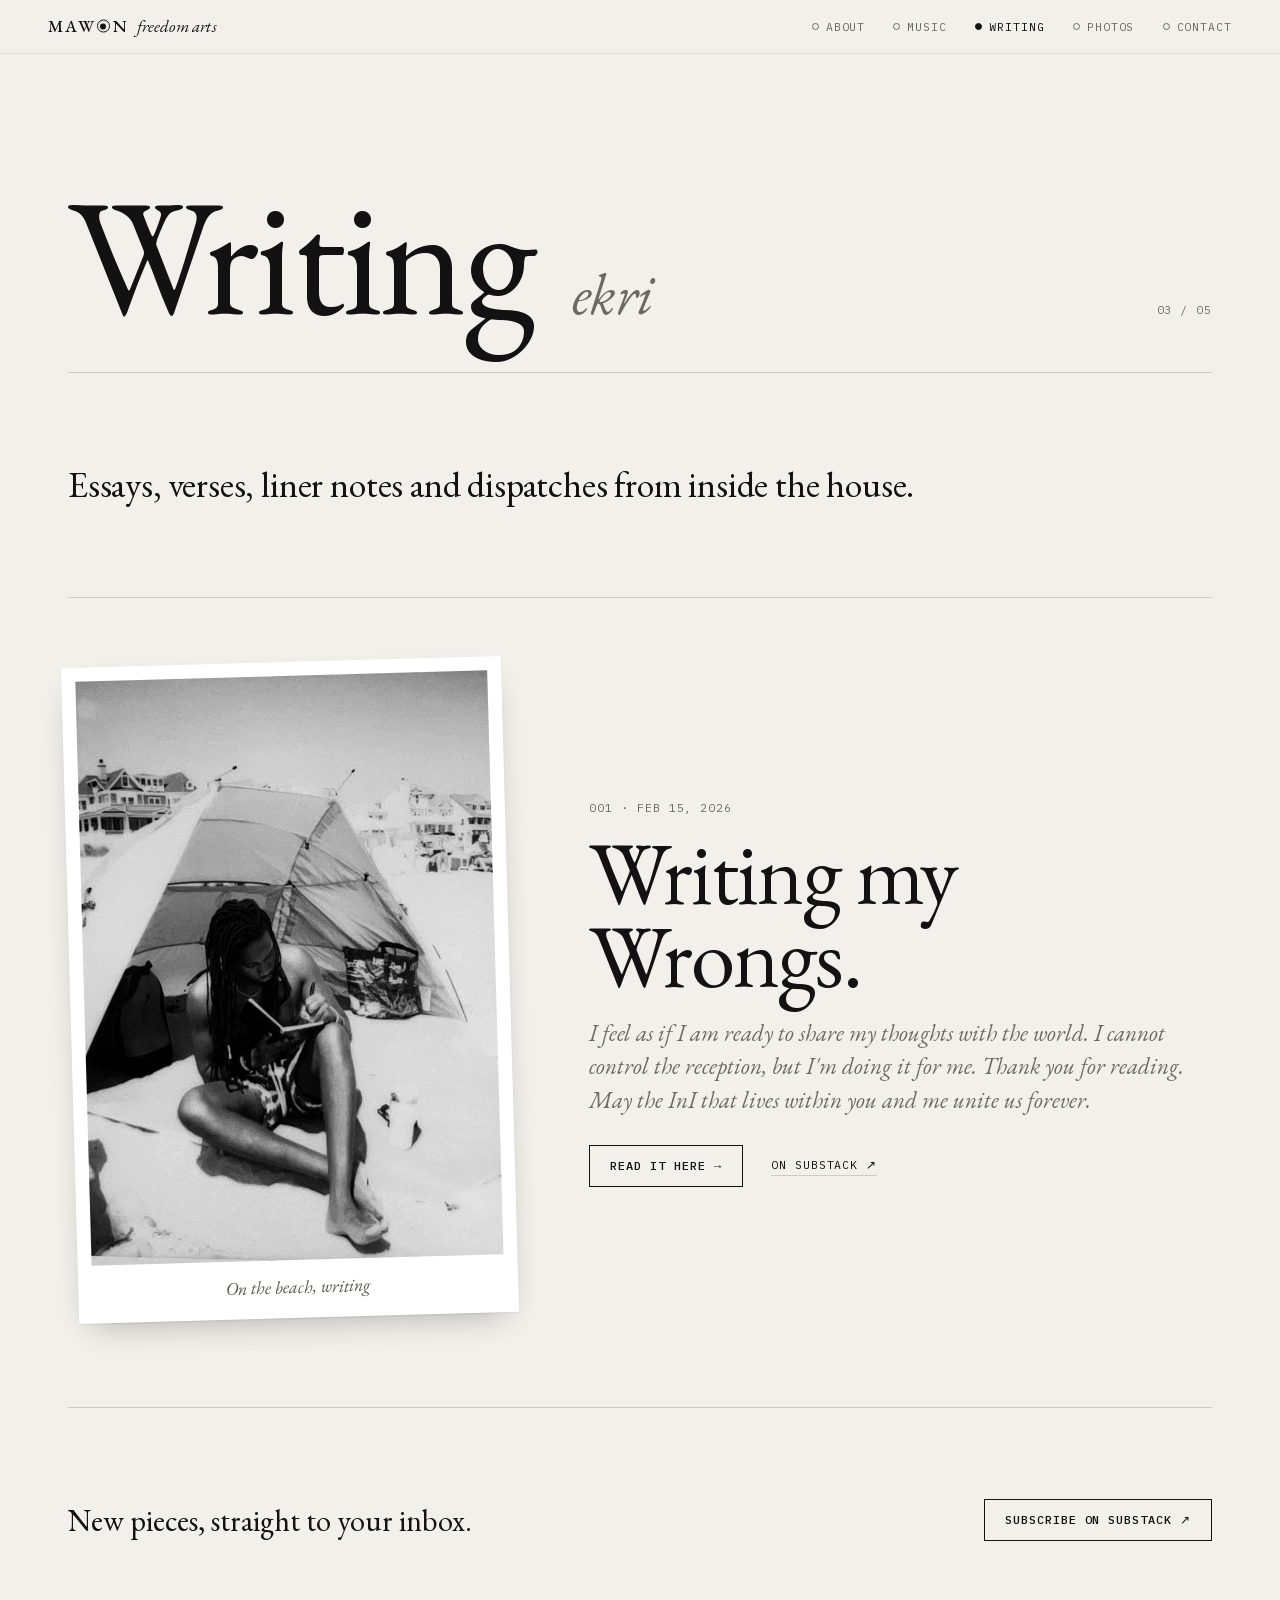
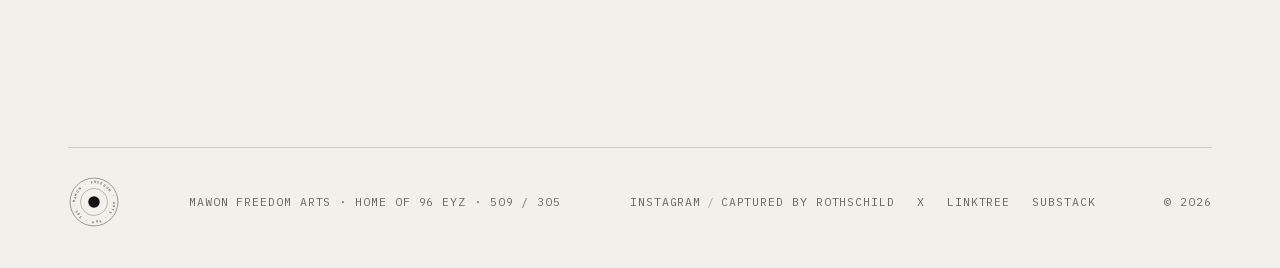
<file: writing/index.html>
<!doctype html>
<html lang="en">
<head>
  <meta charset="utf-8">
  <meta name="viewport" content="width=device-width, initial-scale=1, viewport-fit=cover">
  <title>Writing · Mawon Freedom Arts</title>
  <meta name="description" content="Essays, verses, liner notes and dispatches from Mawon Freedom Arts.">
  <meta name="theme-color" content="#f2f0eb">
  <meta property="og:title" content="Writing · Mawon Freedom Arts">
  <meta property="og:description" content="Essays, verses, liner notes and dispatches from Mawon Freedom Arts.">
  <meta property="og:type" content="website">
  <meta property="og:url" content="https://mawonfreedomarts.com/writing/">
  <meta property="og:image" content="https://mawonfreedomarts.com/assets/img/og.jpg">
  <meta name="twitter:card" content="summary_large_image">
  <link rel="canonical" href="https://mawonfreedomarts.com/writing/">
  <link rel="icon" href="../assets/favicon.svg" type="image/svg+xml">
  <link rel="icon" href="../assets/favicon-192.png" type="image/png" sizes="192x192">
  <link rel="apple-touch-icon" href="../assets/apple-touch-icon.png">
  <link rel="preload" href="../assets/fonts/eb-garamond.woff2" as="font" type="font/woff2" crossorigin>
  <link rel="stylesheet" href="../assets/css/site.css">
</head>
<body class="paper">
  <a class="skip" href="#main">Skip to content</a>

  <header class="site-head">
    <a class="wordmark" href="../" aria-label="Mawon Freedom Arts, home">
      <span class="wm-a">MAW<span class="o" aria-hidden="true"></span>N</span>
      <span class="wm-b">freedom arts</span>
    </a>
    <nav class="site-nav" aria-label="Main">
      <a href="../about/">About</a>
      <a href="../music/">Music</a>
      <a href="../writing/" aria-current="page">Writing</a>
      <a href="../photos/">Photos</a>
      <a href="../contact/">Contact</a>
    </nav>
  </header>

  <main id="main" class="page enter">
    <div class="page-title">
      <h1>Writing <i>ekri</i></h1>
      <span class="label">03 / 05</span>
    </div>

    <section class="block">
      <p class="lede">Essays, verses, liner notes and dispatches from inside the house.</p>
    </section>

    <section class="feature">
      <figure class="polaroid">
        <img src="../assets/img/beach-sm.jpg" srcset="../assets/img/beach-sm.jpg 700w, ../assets/img/beach.jpg 1200w"
             sizes="(max-width: 860px) 90vw, 440px" width="700" height="992"
             alt="Polaroid of Roth$child on the beach, sitting in front of a small tent and writing in a notebook.">
        <figcaption>On the beach, writing</figcaption>
      </figure>
      <div class="feature-text">
        <span class="label muted">001 · Feb 15, 2026</span>
        <h2><a href="writing-my-wrongs/">Writing my Wrongs.</a></h2>
        <p class="dek">I feel as if I am ready to share my thoughts with the world. I cannot control the reception, but I&#x27;m doing it for me. Thank you for reading. May the InI that lives within you and me unite us forever.</p>
        <div class="feature-links">
          <a class="btn" href="writing-my-wrongs/">Read it here →</a>
          <a class="arrow-link label" href="https://rothschild2000.substack.com/p/writing-my-wrongs" target="_blank" rel="noopener">On Substack ↗</a>
        </div>
      </div>
    </section>

    <section class="block subscribe">
      <p>New pieces, straight to your inbox.</p>
      <a class="btn" href="https://rothschild2000.substack.com/subscribe" target="_blank" rel="noopener">Subscribe on Substack ↗</a>
    </section>
  </main>

  <footer class="site-foot label">
    <a class="foot-seal" href="../" aria-label="Mawon Freedom Arts, home"><svg class="seal" viewBox="0 0 200 200" aria-hidden="true"><defs><path id="foot-seal-path" d="M100,100 m-72,0 a72,72 0 1,1 144,0 a72,72 0 1,1 -144,0"/></defs><circle cx="100" cy="100" r="92" fill="none" stroke="currentColor" stroke-width="1.5"/><circle cx="100" cy="100" r="52" fill="none" stroke="currentColor" stroke-width="1"/><circle cx="100" cy="100" r="22" fill="currentColor"/><text font-family="IBM Plex Mono, monospace" font-size="12.5" fill="currentColor"><textPath href="#foot-seal-path" textLength="446" lengthAdjust="spacing">MAWON · FREEDOM · ARTS · 509 · 305 · </textPath></text></svg></a>
    <span>Mawon Freedom Arts · home of 96 EYZ · 509 / 305</span>
    <span class="socials">
      <span class="pair-links"><a href="https://www.instagram.com/rothschildd_/" target="_blank" rel="noopener">Instagram</a><span class="slash" aria-hidden="true">/</span><a href="https://www.instagram.com/capturedbyrothschild/" target="_blank" rel="noopener">Captured by Rothschild</a></span>
      <a href="https://x.com/RothschildSFG" target="_blank" rel="noopener">X</a>
      <a href="https://linktr.ee/RothschildT" target="_blank" rel="noopener">Linktree</a>
      <a href="https://rothschild2000.substack.com" target="_blank" rel="noopener">Substack</a>
    </span>
    <span>© <span data-year>2026</span></span>
  </footer>

  <script src="../assets/js/site.js" defer></script>
</body>
</html>
</file>
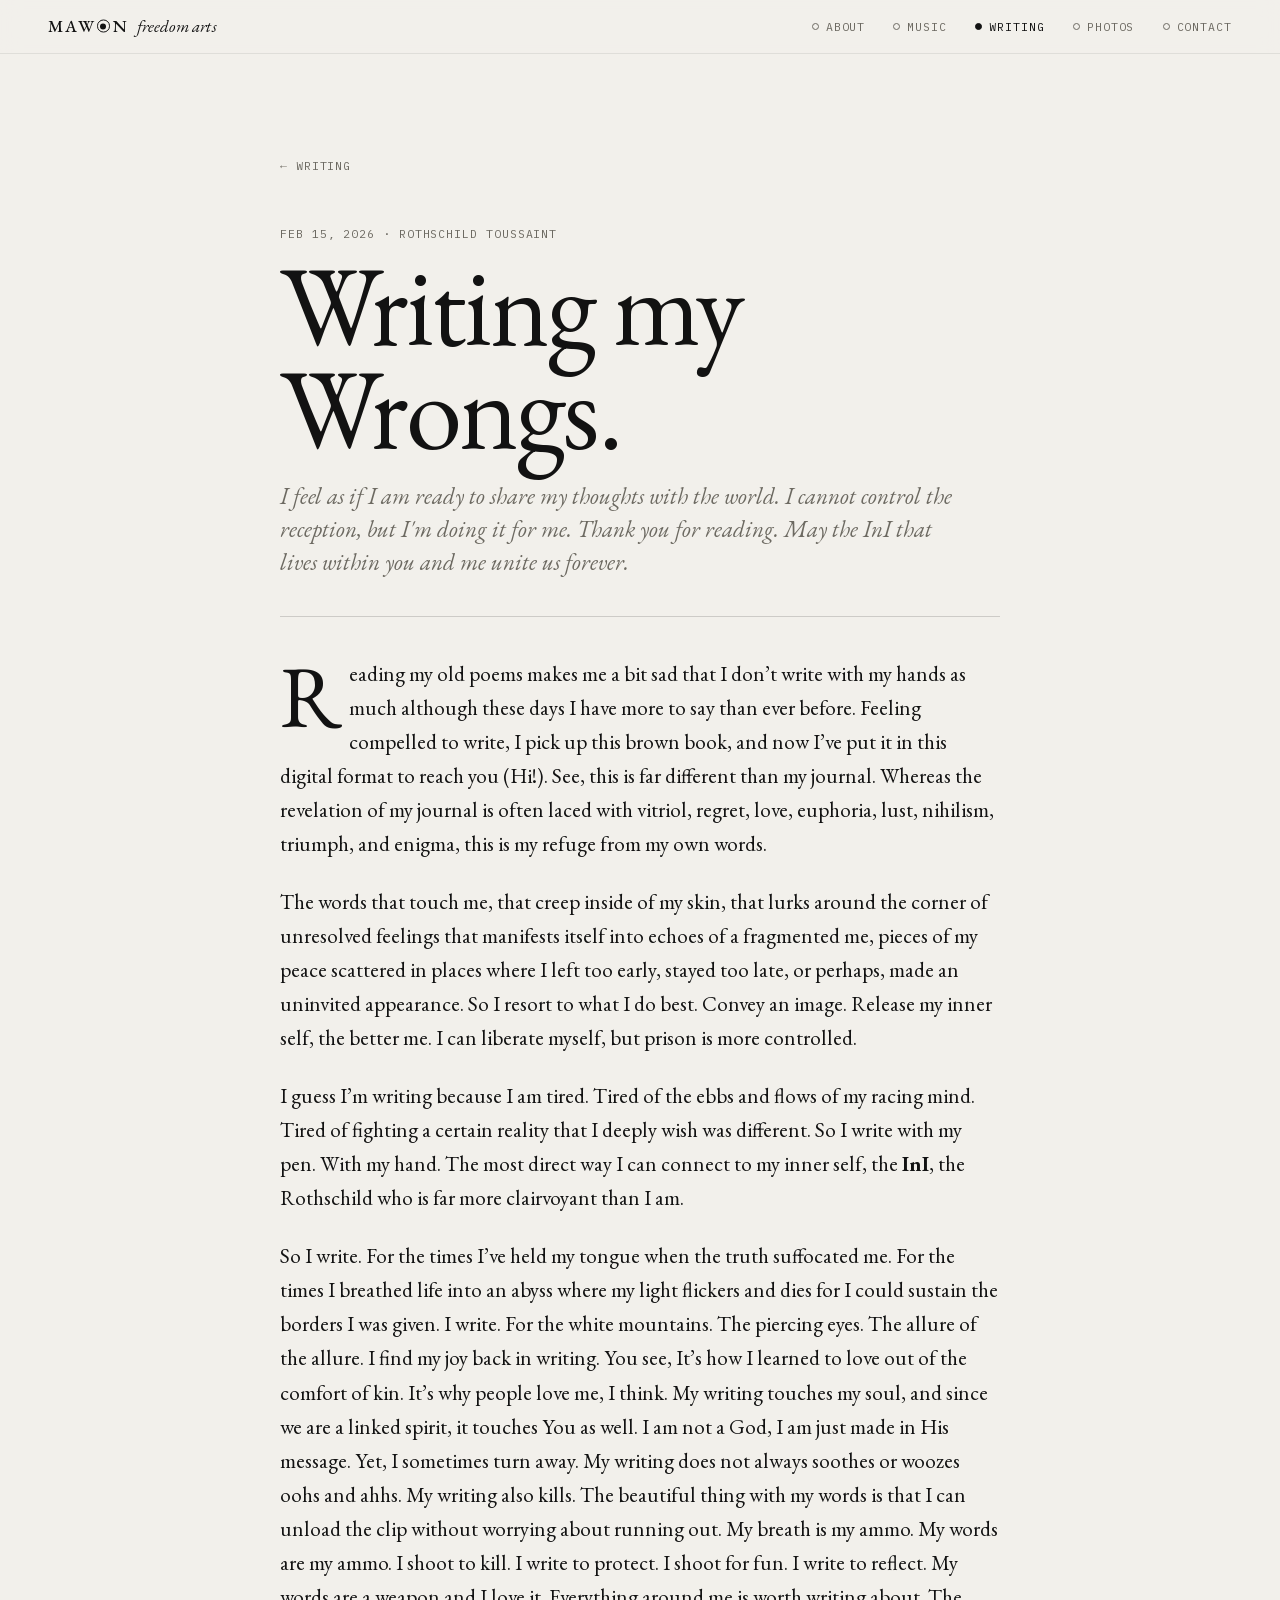
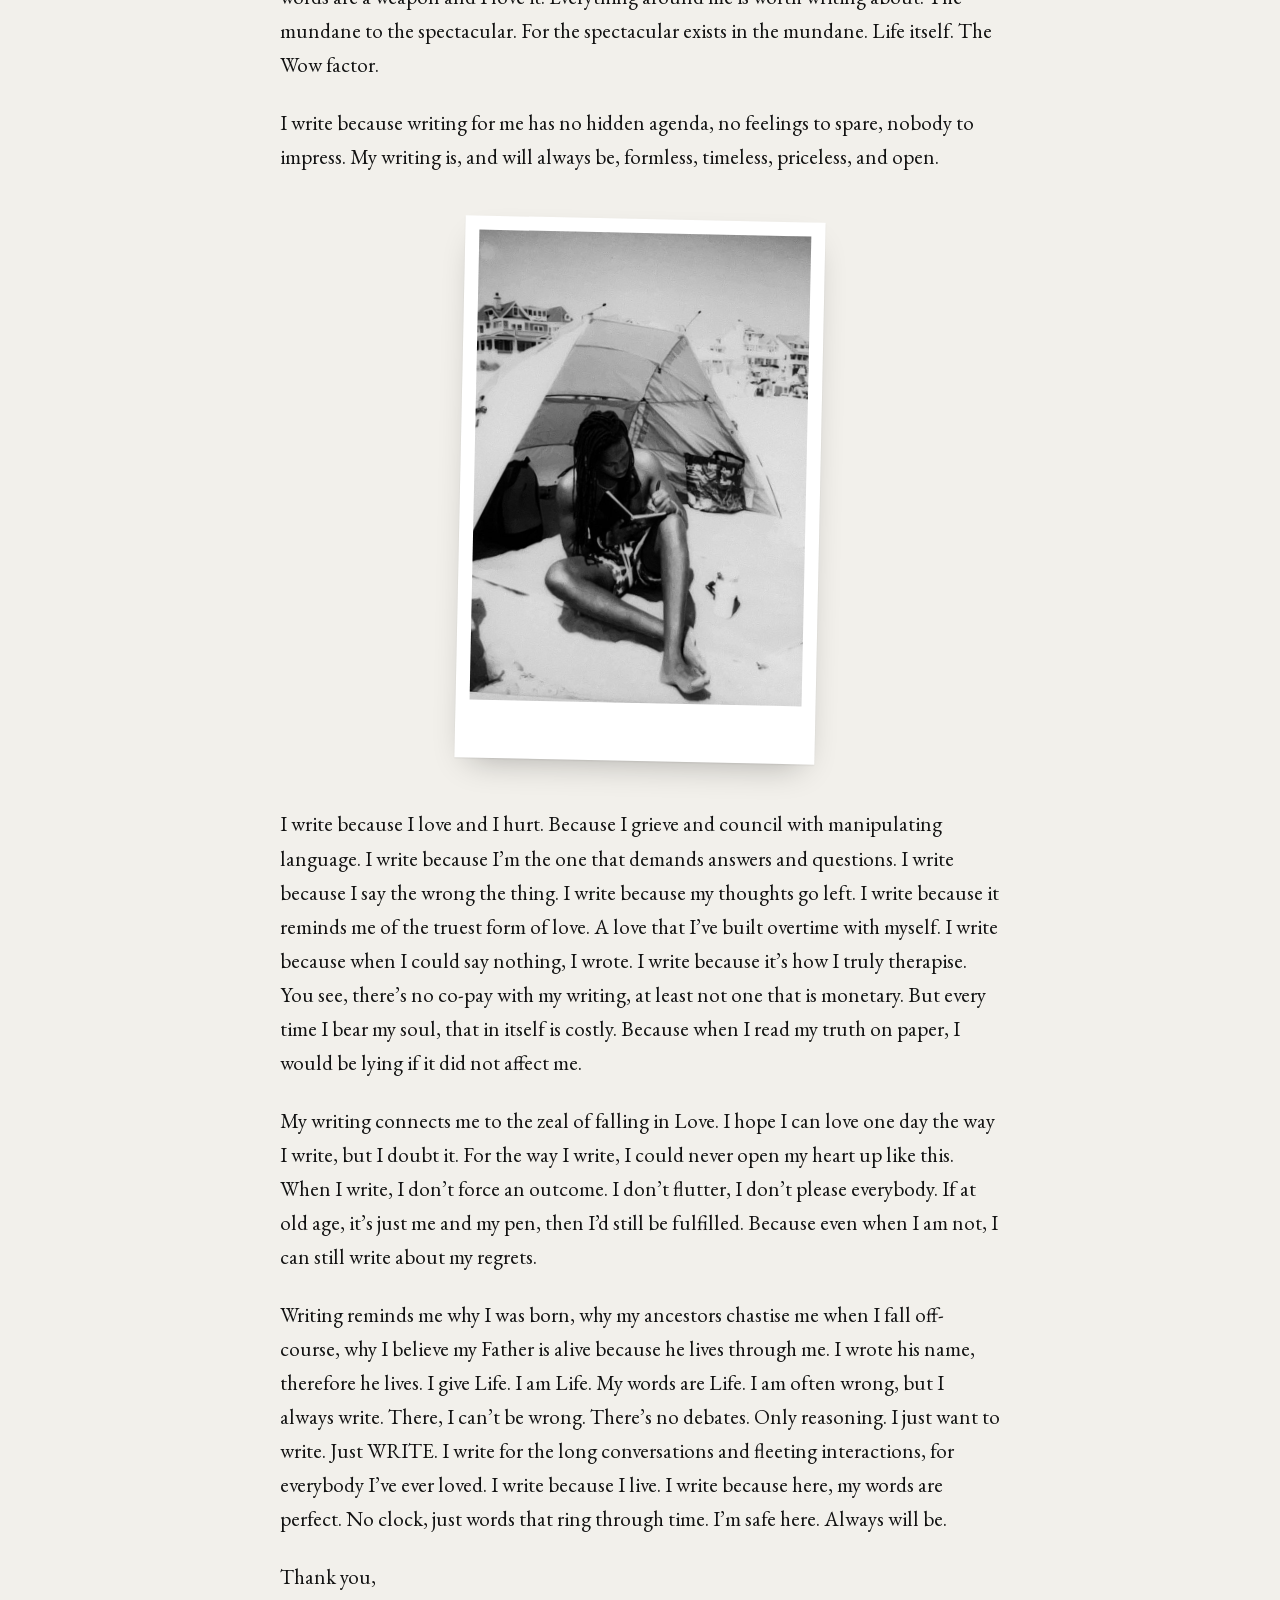
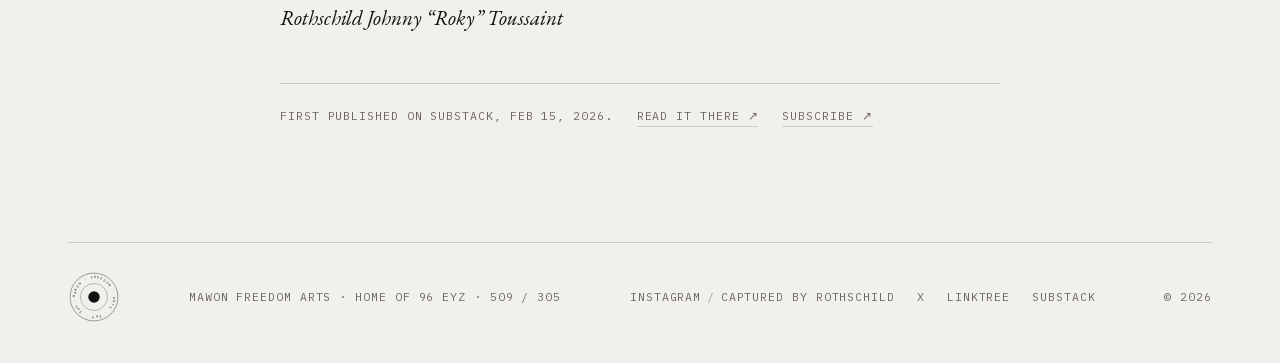
<file: writing/writing-my-wrongs/index.html>
<!doctype html>
<html lang="en">
<head>
  <meta charset="utf-8">
  <meta name="viewport" content="width=device-width, initial-scale=1, viewport-fit=cover">
  <title>Writing my Wrongs · Mawon Freedom Arts</title>
  <meta name="description" content="I feel as if I am ready to share my thoughts with the world. I cannot control the reception, but I&#x27;m doing it for me. Thank you for reading. May the InI that lives within you and me unite us forever.">
  <meta name="theme-color" content="#f2f0eb">
  <meta property="og:title" content="Writing my Wrongs · Mawon Freedom Arts">
  <meta property="og:description" content="I feel as if I am ready to share my thoughts with the world. I cannot control the reception, but I&#x27;m doing it for me. Thank you for reading. May the InI that lives within you and me unite us forever.">
  <meta property="og:type" content="website">
  <meta property="og:url" content="https://mawonfreedomarts.com/writing/writing-my-wrongs/">
  <meta property="og:image" content="https://mawonfreedomarts.com/assets/img/og.jpg">
  <meta name="twitter:card" content="summary_large_image">
  <link rel="canonical" href="https://rothschild2000.substack.com/p/writing-my-wrongs">
  <link rel="icon" href="../../assets/favicon.svg" type="image/svg+xml">
  <link rel="icon" href="../../assets/favicon-192.png" type="image/png" sizes="192x192">
  <link rel="apple-touch-icon" href="../../assets/apple-touch-icon.png">
  <link rel="preload" href="../../assets/fonts/eb-garamond.woff2" as="font" type="font/woff2" crossorigin>
  <link rel="stylesheet" href="../../assets/css/site.css">
</head>
<body class="paper">
  <a class="skip" href="#main">Skip to content</a>

  <header class="site-head">
    <a class="wordmark" href="../../" aria-label="Mawon Freedom Arts, home">
      <span class="wm-a">MAW<span class="o" aria-hidden="true"></span>N</span>
      <span class="wm-b">freedom arts</span>
    </a>
    <nav class="site-nav" aria-label="Main">
      <a href="../../about/">About</a>
      <a href="../../music/">Music</a>
      <a href="../../writing/" aria-current="page">Writing</a>
      <a href="../../photos/">Photos</a>
      <a href="../../contact/">Contact</a>
    </nav>
  </header>

  <main id="main" class="page enter">
    <article class="reading">
      <a class="label back" href="../">← Writing</a>
      <header class="read-head">
        <p class="label muted">Feb 15, 2026 · Rothschild Toussaint</p>
        <h1>Writing my Wrongs.</h1>
        <p class="dek">I feel as if I am ready to share my thoughts with the world. I cannot control the reception, but I&#x27;m doing it for me. Thank you for reading. May the InI that lives within you and me unite us forever.</p>
      </header>
      <div class="read-body">
      <p>Reading my old poems makes me a bit sad that I don’t write with my hands as much although these days I have more to say than ever before. Feeling compelled to write, I pick up this brown book, and now I’ve put it in this digital format to reach you (Hi!). See, this is far different than my journal. Whereas the revelation of my journal is often laced with vitriol, regret, love, euphoria, lust, nihilism, triumph, and enigma, this is my refuge from my own words.</p>
      <p>The words that touch me, that creep inside of my skin, that lurks around the corner of unresolved feelings that manifests itself into echoes of a fragmented me, pieces of my peace scattered in places where I left too early, stayed too late, or perhaps, made an uninvited appearance. So I resort to what I do best. Convey an image. Release my inner self, the better me. I can liberate myself, but prison is more controlled.</p>
      <p>I guess I’m writing because I am tired. Tired of the ebbs and flows of my racing mind. Tired of fighting a certain reality that I deeply wish was different. So I write with my pen. With my hand. The most direct way I can connect to my inner self, the <strong>InI</strong>, the Rothschild who is far more clairvoyant than I am.</p>
      <p>So I write. For the times I’ve held my tongue when the truth suffocated me. For the times I breathed life into an abyss where my light flickers and dies for I could sustain the borders I was given. I write. For the white mountains. The piercing eyes. The allure of the allure. I find my joy back in writing. You see, It’s how I learned to love out of the comfort of kin. It’s why people love me, I think. My writing touches my soul, and since we are a linked spirit, it touches You as well. I am not a God, I am just made in His message. Yet, I sometimes turn away. My writing does not always soothes or woozes oohs and ahhs. My writing also kills. The beautiful thing with my words is that I can unload the clip without worrying about running out. My breath is my ammo. My words are my ammo. I shoot to kill. I write to protect. I shoot for fun. I write to reflect. My words are a weapon and I love it. Everything around me is worth writing about. The mundane to the spectacular. For the spectacular exists in the mundane. Life itself. The Wow factor.</p>
      <p>I write because writing for me has no hidden agenda, no feelings to spare, nobody to impress. My writing is, and will always be, formless, timeless, priceless, and open.</p>
      <figure class="polaroid inset">
        <img src="../../assets/img/beach-sm.jpg" srcset="../../assets/img/beach-sm.jpg 700w, ../../assets/img/beach.jpg 1200w"
             sizes="(max-width: 860px) 90vw, 440px" width="700" height="992" loading="lazy"
             alt="Polaroid of Roth$child on the beach, sitting in front of a small tent and writing in a notebook.">
        <figcaption></figcaption>
      </figure>
      <p>I write because I love and I hurt. Because I grieve and council with manipulating language. I write because I’m the one that demands answers and questions. I write because I say the wrong the thing. I write because my thoughts go left. I write because it reminds me of the truest form of love. A love that I’ve built overtime with myself. I write because when I could say nothing, I wrote. I write because it’s how I truly therapise. You see, there’s no co-pay with my writing, at least not one that is monetary. But every time I bear my soul, that in itself is costly. Because when I read my truth on paper, I would be lying if it did not affect me.</p>
      <p>My writing connects me to the zeal of falling in Love. I hope I can love one day the way I write, but I doubt it. For the way I write, I could never open my heart up like this. When I write, I don’t force an outcome. I don’t flutter, I don’t please everybody. If at old age, it’s just me and my pen, then I’d still be fulfilled. Because even when I am not, I can still write about my regrets.</p>
      <p>Writing reminds me why I was born, why my ancestors chastise me when I fall off-course, why I believe my Father is alive because he lives through me. I wrote his name, therefore he lives. I give Life. I am Life. My words are Life. I am often wrong, but I always write. There, I can’t be wrong. There’s no debates. Only reasoning. I just want to write. Just WRITE. I write for the long conversations and fleeting interactions, for everybody I’ve ever loved. I write because I live. I write because here, my words are perfect. No clock, just words that ring through time. I’m safe here. Always will be.</p>
      <p class="signoff">Thank you,</p>
      <p class="signoff">Rothschild Johnny “Roky” Toussaint</p>
      </div>
      <footer class="read-foot label">
        <span>First published on Substack, Feb 15, 2026.</span>
        <a class="arrow-link" href="https://rothschild2000.substack.com/p/writing-my-wrongs" target="_blank" rel="noopener">Read it there ↗</a>
        <a class="arrow-link" href="https://rothschild2000.substack.com/subscribe" target="_blank" rel="noopener">Subscribe ↗</a>
      </footer>
    </article>
  </main>

  <footer class="site-foot label">
    <a class="foot-seal" href="../../" aria-label="Mawon Freedom Arts, home"><svg class="seal" viewBox="0 0 200 200" aria-hidden="true"><defs><path id="foot-seal-path" d="M100,100 m-72,0 a72,72 0 1,1 144,0 a72,72 0 1,1 -144,0"/></defs><circle cx="100" cy="100" r="92" fill="none" stroke="currentColor" stroke-width="1.5"/><circle cx="100" cy="100" r="52" fill="none" stroke="currentColor" stroke-width="1"/><circle cx="100" cy="100" r="22" fill="currentColor"/><text font-family="IBM Plex Mono, monospace" font-size="12.5" fill="currentColor"><textPath href="#foot-seal-path" textLength="446" lengthAdjust="spacing">MAWON · FREEDOM · ARTS · 509 · 305 · </textPath></text></svg></a>
    <span>Mawon Freedom Arts · home of 96 EYZ · 509 / 305</span>
    <span class="socials">
      <span class="pair-links"><a href="https://www.instagram.com/rothschildd_/" target="_blank" rel="noopener">Instagram</a><span class="slash" aria-hidden="true">/</span><a href="https://www.instagram.com/capturedbyrothschild/" target="_blank" rel="noopener">Captured by Rothschild</a></span>
      <a href="https://x.com/RothschildSFG" target="_blank" rel="noopener">X</a>
      <a href="https://linktr.ee/RothschildT" target="_blank" rel="noopener">Linktree</a>
      <a href="https://rothschild2000.substack.com" target="_blank" rel="noopener">Substack</a>
    </span>
    <span>© <span data-year>2026</span></span>
  </footer>

  <script src="../../assets/js/site.js" defer></script>
</body>
</html>
</file>
<file: assets/css/site.css>
/* Mawon Freedom Arts: shared styles
   Black stage, white page. Two typefaces: EB Garamond (voice) + IBM Plex Mono (labels).
   Both are self-hosted (SIL Open Font License), latin subset. */

@font-face { font-family: "EB Garamond"; font-style: normal; font-weight: 400 800; font-display: swap; src: url(../fonts/eb-garamond.woff2) format("woff2"); }
@font-face { font-family: "EB Garamond"; font-style: italic; font-weight: 400; font-display: swap; src: url(../fonts/eb-garamond-italic.woff2) format("woff2"); }
@font-face { font-family: "IBM Plex Mono"; font-style: normal; font-weight: 400; font-display: swap; src: url(../fonts/plex-mono-400.woff2) format("woff2"); }
@font-face { font-family: "IBM Plex Mono"; font-style: normal; font-weight: 500; font-display: swap; src: url(../fonts/plex-mono-500.woff2) format("woff2"); }

:root {
  --bg: #0b0b0b;
  --fg: #efede8;
  --muted: #8f8c85;
  --line: rgba(239, 237, 232, 0.16);
  --hair: rgba(239, 237, 232, 0.08);
  --head: #e7e3db;   /* drumhead */
  --ink: #141414;    /* ink on drumhead */
  --signal: #d33a2c; /* used once or twice, never more */
  --serif: "EB Garamond", "Iowan Old Style", "Palatino Linotype", Georgia, serif;
  --mono: "IBM Plex Mono", ui-monospace, "SF Mono", Menlo, Consolas, monospace;
  --gutter: clamp(16px, 4vw, 48px);
  --max: 1240px;
}

/* the writing room is a white page */
.paper {
  --bg: #f2f0eb;
  --fg: #121212;
  --muted: #6c6961;
  --line: rgba(18, 18, 18, 0.16);
  --hair: rgba(18, 18, 18, 0.08);
}

*, *::before, *::after { box-sizing: border-box; }
html { -webkit-text-size-adjust: 100%; text-size-adjust: 100%; }
body {
  margin: 0;
  background: var(--bg);
  color: var(--fg);
  font-family: var(--serif);
  font-size: 19px;
  line-height: 1.5;
  -webkit-font-smoothing: antialiased;
  text-rendering: optimizeLegibility;
}
img { display: block; max-width: 100%; height: auto; }
a { color: inherit; text-decoration-thickness: 1px; text-underline-offset: 0.18em; }
::selection { background: var(--fg); color: var(--bg); }
:focus-visible { outline: 1px solid var(--fg); outline-offset: 4px; }

.skip {
  position: absolute; left: 12px; top: -60px; z-index: 100;
  background: var(--fg); color: var(--bg); padding: 8px 12px;
  font: 500 12px/1 var(--mono); text-transform: uppercase; letter-spacing: 0.08em;
}
.skip:focus { top: 12px; }

.mono, .label {
  font-family: var(--mono);
  font-size: 11.5px;
  line-height: 1.4;
  letter-spacing: 0.08em;
  text-transform: uppercase;
}
.muted { color: var(--muted); }

/* ---------- wordmark: MAW◎N freedom arts ---------- */
.wordmark {
  display: inline-flex; align-items: baseline; gap: 0.42em;
  text-decoration: none; white-space: nowrap;
  font-family: var(--serif); font-size: 17px; line-height: 1;
}
.wordmark .wm-a { font-weight: 500; letter-spacing: 0.14em; }
.wordmark .wm-b { font-style: italic; letter-spacing: 0.01em; }
.wordmark .o {
  display: inline-block; position: relative;
  width: 0.74em; height: 0.74em; margin: 0 0.2em 0 0.06em; /* right side makes up for the letter-spacing after W */
  border: 1.5px solid currentColor; border-radius: 50%;
  transform: translateY(0.03em);
}
.wordmark .o::after {
  content: ""; position: absolute; inset: 22%;
  border-radius: 50%; background: currentColor;
}

/* ---------- inner page chrome ---------- */
.site-head {
  position: sticky; top: 0; z-index: 20;
  display: flex; align-items: center; justify-content: space-between; gap: 24px;
  padding: 18px var(--gutter);
  background: color-mix(in srgb, var(--bg) 88%, transparent);
  backdrop-filter: blur(10px); -webkit-backdrop-filter: blur(10px);
  border-bottom: 1px solid var(--hair);
}
.site-nav { display: flex; gap: clamp(14px, 2.2vw, 30px); }
.site-nav a {
  display: inline-flex; align-items: center; gap: 7px;
  text-decoration: none; color: var(--muted);
  font: 400 11.5px/1 var(--mono); letter-spacing: 0.08em; text-transform: uppercase;
  transition: color 0.2s;
}
.site-nav a::before {
  content: ""; width: 7px; height: 7px; border-radius: 50%;
  border: 1px solid currentColor; flex: none;
}
.site-nav a:hover, .site-nav a[aria-current="page"] { color: var(--fg); }
.site-nav a[aria-current="page"]::before { background: currentColor; }

@media (max-width: 720px) {
  .site-head { flex-direction: column; align-items: flex-start; gap: 14px; padding-top: 14px; padding-bottom: 12px; }
  .site-nav { width: 100%; justify-content: space-between; gap: 8px; }
  .site-nav a { font-size: 10.5px; gap: 5px; letter-spacing: 0.04em; }
  .site-nav a::before { width: 6px; height: 6px; }
}

.page { max-width: var(--max); margin: 0 auto; padding: 0 var(--gutter); }

.page-title {
  display: grid; grid-template-columns: 1fr auto; align-items: end; gap: 24px;
  padding: clamp(48px, 10vw, 128px) 0 clamp(28px, 4vw, 44px);
  border-bottom: 1px solid var(--line);
}
.page-title h1 {
  margin: 0; font-weight: 400; letter-spacing: -0.02em; line-height: 0.88;
  font-size: clamp(64px, 13vw, 184px);
}
.page-title h1 i { font-size: 0.34em; letter-spacing: 0; color: var(--muted); margin-left: 0.15em; }
.page-title .label { padding-bottom: 0.9em; text-align: right; color: var(--muted); }

.lede {
  font-size: clamp(24px, 3vw, 36px); line-height: 1.22; letter-spacing: -0.005em;
  margin: 0; max-width: 24em;
}

/* label column + content column, like a listings page */
.rows { border-top: 1px solid var(--line); }
.row {
  display: grid; grid-template-columns: minmax(120px, 220px) 1fr; gap: 24px;
  padding: 22px 0; border-bottom: 1px solid var(--line);
}
.row > .label { color: var(--muted); padding-top: 0.45em; }
.row p { margin: 0 0 0.8em; max-width: 36em; }
.row p:last-child { margin-bottom: 0; }
@media (max-width: 640px) { .row { grid-template-columns: 1fr; gap: 6px; } }

section.block { padding: clamp(40px, 7vw, 96px) 0; }

.btn {
  display: inline-flex; align-items: center; gap: 10px;
  padding: 14px 20px; border: 1px solid var(--fg); background: transparent; color: var(--fg);
  font: 500 12px/1 var(--mono); letter-spacing: 0.08em; text-transform: uppercase;
  text-decoration: none; cursor: pointer; transition: background 0.2s, color 0.2s;
}
.btn:hover { background: var(--fg); color: var(--bg); }
.btn[disabled] { opacity: 0.5; cursor: progress; }

.arrow-link { text-decoration: none; border-bottom: 1px solid var(--line); padding-bottom: 2px; transition: border-color 0.2s; }
.arrow-link:hover { border-color: var(--fg); }

.site-foot {
  width: calc(100% - 2 * var(--gutter)); max-width: calc(var(--max) - 2 * var(--gutter));
  margin: clamp(56px, 9vw, 120px) auto 0; padding: 28px 0 40px;
  display: flex; flex-wrap: wrap; gap: 16px 32px; justify-content: space-between; align-items: baseline;
  border-top: 1px solid var(--line); color: var(--muted);
}
.site-foot { align-items: center; }
.site-foot a { text-decoration: none; }
.foot-seal { display: block; color: var(--fg); line-height: 0; }
.foot-seal .seal { width: 52px; height: 52px; transition: transform 0.6s ease; }
.foot-seal:hover .seal { transform: rotate(-30deg); }
.site-foot a:hover { color: var(--fg); }
.site-foot .socials { display: flex; flex-wrap: wrap; gap: 8px 22px; }
.slash { margin: 0 0.5em; color: var(--muted); opacity: 0.6; }

/* fade in from the curtain the home page drops */
@media (prefers-reduced-motion: no-preference) {
  .enter { animation: enter 0.6s ease-out both; }
  @keyframes enter { from { opacity: 0; } to { opacity: 1; } }
}

/* ===================================================================
   HOME: the set
   =================================================================== */
.home { height: 100vh; height: 100dvh; overflow: hidden; background: #070707; }

.home-head, .home-foot {
  position: fixed; left: 0; right: 0; z-index: 5;
  display: flex; justify-content: space-between; gap: 24px;
  padding: 20px var(--gutter);
  pointer-events: none;
}
.home-head { top: 0; align-items: flex-start; }
.home-foot { bottom: 0; align-items: flex-end; }
.home-head a, .home-head button, .home-foot a { pointer-events: auto; }

.verbs { margin: 10px 0 0; color: var(--muted); }
.verbs span + span::before { content: " · "; }

.head-right { display: flex; align-items: center; gap: 22px; }
.head-right a { text-decoration: none; }
.eyz-link { display: inline-flex; align-items: center; gap: 8px; }
.emblem-sm { width: 22px; height: 22px; }
.paper .emblem { filter: invert(1); }
.head-right a:hover { text-decoration: underline; }
.sound-toggle {
  display: inline-flex; align-items: center; gap: 8px;
  background: none; border: 0; padding: 0; color: var(--muted); cursor: pointer;
}
.sound-toggle:hover { color: var(--fg); }
.sound-toggle .bars { display: inline-flex; gap: 2px; align-items: flex-end; height: 10px; }
.sound-toggle .bars i { width: 2px; background: currentColor; height: 4px; }
.sound-toggle[aria-pressed="true"] .bars i:nth-child(1) { height: 6px; }
.sound-toggle[aria-pressed="true"] .bars i:nth-child(2) { height: 10px; }
.sound-toggle[aria-pressed="true"] .bars i:nth-child(3) { height: 7px; }

.def { margin: 0; max-width: 30em; font-size: 16px; line-height: 1.45; color: var(--muted); }
.def b { color: var(--fg); font-weight: 500; }
.hint { margin: 0; text-align: right; color: var(--muted); white-space: nowrap; }
.hint kbd {
  display: inline-block; min-width: 1.7em; padding: 2px 4px; margin-left: 3px;
  border: 1px solid var(--line); border-radius: 3px; text-align: center;
  font: inherit; color: var(--fg);
}
.hint .keys { display: none; }
@media (hover: hover) and (pointer: fine) { .is-3d .hint .keys { display: inline; } }

/* the giant word behind the drums */
.masthead {
  position: fixed; left: 0; right: 0; top: 13vh; z-index: 0;
  margin: 0; text-align: center; pointer-events: none; user-select: none;
  font-family: var(--serif); font-weight: 400; line-height: 0.8;
  font-size: min(31vw, 46vh); letter-spacing: -0.035em;
  color: #161615;
}

#stage { position: fixed; inset: 0; width: 100%; height: 100%; z-index: 1; display: block; opacity: 0; transition: opacity 1.2s ease; touch-action: manipulation; }
.is-3d #stage { opacity: 1; }

/* drum links: a plain list until the 3D set is ready, then labels on each drumhead */
.drum-nav {
  position: fixed; inset: 0; z-index: 2;
  display: flex; flex-direction: column; justify-content: center; align-items: center; gap: 4px;
  pointer-events: none;
}
.drum-nav a {
  pointer-events: auto; text-decoration: none;
  display: flex; align-items: baseline; gap: 14px;
  font-size: clamp(34px, 6vw, 64px); line-height: 1.1;
}
.drum-nav a::before {
  content: ""; width: 0.42em; height: 0.42em; border-radius: 50%;
  border: 1px solid currentColor; align-self: center;
}
.drum-nav a:hover::before, .drum-nav a:focus-visible::before { background: currentColor; }
.drum-nav .dl-kr { font-style: italic; font-size: 0.45em; color: var(--muted); }

.is-3d .drum-nav { display: block; }
.is-3d .drum-nav a {
  position: absolute; left: 0; top: 0;
  flex-direction: column; align-items: center; gap: 0.1em;
  padding: 0.5em 0.8em; color: var(--ink);
  font-size: var(--fs, 18px); line-height: 1;
  transform: translate3d(var(--x, -999px), var(--y, -999px), 0) translate(-50%, -50%) scaleY(var(--sy, 1));
  opacity: 0; transition: opacity 0.6s ease, color 0.2s;
  will-change: transform;
}
.is-3d.labels-on .drum-nav a { opacity: 1; }
.is-3d .drum-nav a::before { display: none; }
.is-3d .drum-nav .dl-en { letter-spacing: 0.01em; }
.is-3d .drum-nav .dl-kr { color: rgba(20, 20, 20, 0.55); font-size: 0.62em; }
.is-3d .drum-nav a:focus-visible { outline: 1px solid var(--ink); outline-offset: 0; border-radius: 999px; }
.is-3d.diving .drum-nav a, .is-3d.diving .home-head, .is-3d.diving .home-foot { opacity: 0; transition: opacity 0.25s; }

.curtain {
  position: fixed; inset: 0; z-index: 50; background: #070707;
  opacity: 0; pointer-events: none; transition: opacity 0.32s ease-in;
}
.curtain.down { opacity: 1; }
.curtain.paper { background: #f2f0eb; }

@media (max-width: 720px) {
  .home-head { padding-top: 16px; }
  .verbs { display: none; }
  .head-right { gap: 16px; white-space: nowrap; padding-top: 2px; }
  .sound-toggle .txt { display: none; }
  .sound-toggle .bars { height: 12px; gap: 3px; }
  .home-foot { flex-direction: column; align-items: flex-start; gap: 10px; padding-bottom: 18px; }
  .def { font-size: 15px; }
  .hint { text-align: left; }
  .masthead { top: 12vh; font-size: 33vw; }
}

.is-3d .drum-nav a.hot .dl-en, .is-3d .drum-nav a:focus-visible .dl-en { text-decoration: underline; text-decoration-thickness: 1px; text-underline-offset: 0.16em; }
.is-3d .drum-nav a.struck { color: #000; }

/* ===================================================================
   INNER PAGES
   =================================================================== */

/* about */
.split {
  display: grid; grid-template-columns: minmax(0, 5fr) minmax(0, 7fr); gap: clamp(28px, 5vw, 80px);
  align-items: start;
}
.split > .sticky { position: sticky; top: 96px; }
@media (max-width: 860px) { .split { grid-template-columns: 1fr; } .split > .sticky { position: static; } }
.prose p { margin: 0 0 1em; max-width: 34em; }
.prose p:last-child { margin-bottom: 0; }
.lede + .prose { margin-top: 1.6em; }
.tagline { margin: 22px 0 0; }
.tagline + .prose { margin-top: 1em; }
.why-mark { display: grid; gap: 20px; align-content: start; }
.seal-end { display: block; width: 96px; height: auto; margin-top: 40px; color: var(--fg); }

figure { margin: 0; }
figcaption { margin-top: 10px; color: var(--muted); }
.bleed { margin: 0 calc(var(--gutter) * -1); }
.bleed img { width: 100%; }

/* music */
.eyz { display: grid; grid-template-columns: minmax(180px, 380px) minmax(0, 1fr); gap: clamp(28px, 5vw, 72px); align-items: center; }
.eyz .emblem { width: 100%; height: auto; }
.eyz .lede { margin-top: 20px; }
.eyz-mark {
  margin: 0; font-weight: 500; letter-spacing: -0.04em; line-height: 0.8;
  font-size: clamp(72px, 13vw, 210px); white-space: nowrap;
}
@media (max-width: 720px) { .eyz { grid-template-columns: 1fr; } .eyz .emblem { width: min(280px, 72vw); } }
.release { display: grid; grid-template-columns: minmax(0, 5fr) minmax(0, 7fr); gap: clamp(28px, 5vw, 80px); align-items: end; }
@media (max-width: 860px) { .release { grid-template-columns: 1fr; } }
.release h2 { margin: 6px 0 28px; font-weight: 400; font-style: italic; font-size: clamp(40px, 6vw, 76px); line-height: 0.95; letter-spacing: -0.01em; }
.release-art { aspect-ratio: 4 / 5; overflow: hidden; background: #151515; }
.release-art img { width: 100%; height: 100%; object-fit: cover; filter: grayscale(1) contrast(1.05); }

.listen { list-style: none; margin: 0; padding: 0; border-top: 1px solid var(--line); }
.listen a {
  display: flex; justify-content: space-between; align-items: baseline;
  padding: 16px 4px; border-bottom: 1px solid var(--line); text-decoration: none;
  font-size: 24px; transition: background 0.2s, color 0.2s, padding 0.2s;
}
.listen a .label { color: var(--muted); }
.listen a:hover { background: var(--fg); color: var(--bg); padding-left: 14px; padding-right: 14px; }
.listen a:hover .label { color: inherit; }

.origins { display: grid; grid-template-columns: minmax(0, 5fr) minmax(0, 7fr); gap: clamp(28px, 5vw, 80px); align-items: end; }
.origins .lede { margin-top: 10px; }
.pair { display: grid; grid-template-columns: repeat(2, minmax(0, 1fr)); gap: clamp(12px, 2vw, 24px); align-items: start; }
.pair img { width: 100%; aspect-ratio: 3 / 4; object-fit: cover; }
@media (max-width: 860px) { .origins { grid-template-columns: 1fr; } }

.embed { border: 0; width: 100%; height: 352px; border-radius: 12px; background: #121212; }

/* writing: the white page */
.feature {
  display: grid; grid-template-columns: minmax(0, 5fr) minmax(0, 7fr); gap: clamp(32px, 6vw, 96px); align-items: center;
  padding: clamp(32px, 5vw, 64px) 0 clamp(40px, 7vw, 96px); border-top: 1px solid var(--line); border-bottom: 1px solid var(--line);
}
.feature h2 { margin: 12px 0 20px; font-weight: 400; font-size: clamp(48px, 7vw, 104px); line-height: 0.92; letter-spacing: -0.02em; }
.feature h2 a { text-decoration: none; }
.feature h2 a:hover { font-style: italic; }
.feature-links { display: flex; flex-wrap: wrap; gap: 16px 28px; align-items: center; }
@media (max-width: 860px) { .feature { grid-template-columns: 1fr; } }
.dek { margin: 0 0 28px; max-width: 30em; font-style: italic; font-size: clamp(19px, 1.8vw, 23px); line-height: 1.45; color: var(--muted); }

.polaroid {
  justify-self: center; width: 100%; max-width: 440px; margin: 0;
  background: #fff; padding: 14px 14px 0; transform: rotate(-1.6deg);
  box-shadow: 0 1px 2px rgba(0, 0, 0, 0.08), 0 14px 34px -14px rgba(0, 0, 0, 0.3);
}
.polaroid img { width: 100%; height: auto; }
.polaroid figcaption { margin: 0; min-height: 58px; padding: 16px 4px; text-align: center; font: italic 18px/1.2 var(--serif); color: #5a5852; }
.polaroid.inset { display: block; max-width: 360px; margin: 2.4em auto; transform: rotate(1.2deg); }

.subscribe { display: flex; flex-wrap: wrap; align-items: center; justify-content: space-between; gap: 20px; }
.subscribe p { margin: 0; font-size: clamp(22px, 2.6vw, 30px); }

.reading { max-width: 720px; margin: 0 auto; padding-top: clamp(40px, 8vw, 96px); }
.back { display: inline-block; margin-bottom: 40px; text-decoration: none; color: var(--muted); }
.back:hover { color: var(--fg); }
.read-head { padding-bottom: 36px; margin-bottom: 40px; border-bottom: 1px solid var(--line); }
.read-head h1 { margin: 12px 0 20px; font-weight: 400; font-size: clamp(52px, 9vw, 112px); line-height: 0.92; letter-spacing: -0.02em; }
.read-head .dek { margin-bottom: 0; }
.read-body p { margin: 0 0 1.15em; font-size: 21px; line-height: 1.62; }
.read-body > p:first-child::first-letter { float: left; font-size: 4.1em; line-height: 0.82; padding: 0.06em 0.08em 0 0; }
.read-body .signoff { margin-bottom: 0.3em; }
.read-body .signoff + .signoff { font-style: italic; }
.read-foot { display: flex; flex-wrap: wrap; gap: 12px 24px; margin-top: 48px; padding-top: 24px; border-top: 1px solid var(--line); color: var(--muted); }
@media (max-width: 640px) { .read-body p { font-size: 19px; } }

/* photos */
.shots { display: grid; grid-template-columns: repeat(6, minmax(0, 1fr)); gap: clamp(12px, 2vw, 24px); }
.shot { grid-column: span 3; }
.shot.third { grid-column: span 2; }
.shot.wide { grid-column: 1 / -1; }
.shot button { all: unset; display: block; width: 100%; cursor: zoom-in; }
.shot button:focus-visible { outline: 1px solid var(--fg); outline-offset: 4px; }
.shot img { width: 100%; height: auto; transition: opacity 0.3s; }
.shot:not(.wide) img { aspect-ratio: 3 / 4; object-fit: cover; }
.more-photos { margin: 28px 0 0; }
.shot button:hover img { opacity: 0.86; }
@media (max-width: 640px) { .shots { grid-template-columns: 1fr; } .shot, .shot.third { grid-column: 1 / -1; } }

.lightbox {
  border: 0; padding: 0; margin: 0; max-width: none; max-height: none;
  width: 100vw; height: 100vh; height: 100dvh; background: rgba(5, 5, 5, 0.96); color: var(--fg);
}
.lightbox::backdrop { background: rgba(5, 5, 5, 0.96); }
.lightbox[open] { display: flex; align-items: center; justify-content: center; }
.lightbox img { max-width: calc(100vw - 32px); max-height: calc(100dvh - 96px); width: auto; height: auto; }
.lightbox .close {
  position: absolute; top: 16px; right: 16px; background: none; border: 0; color: var(--fg); cursor: pointer;
}
.lightbox .cap { position: absolute; left: 16px; bottom: 16px; color: var(--muted); }

/* contact */
.direct { margin-top: 36px; }
.direct .row { grid-template-columns: 110px 1fr; }
.direct a { text-decoration: none; border-bottom: 1px solid var(--line); }
.direct a:hover { border-color: var(--fg); }

.form { display: grid; gap: 28px; }
.field { display: grid; gap: 8px; }
.field > .label, .form legend { color: var(--muted); }
.field input, .field textarea {
  width: 100%; padding: 10px 0; border: 0; border-bottom: 1px solid var(--line); border-radius: 0;
  background: transparent; color: var(--fg); font: inherit; font-size: 22px; line-height: 1.3;
  transition: border-color 0.2s;
}
.field textarea { min-height: 150px; resize: vertical; }
.field input:focus, .field textarea:focus { outline: none; border-color: var(--fg); }
.field input::placeholder, .field textarea::placeholder { color: color-mix(in srgb, var(--muted) 70%, transparent); }
.form fieldset { border: 0; margin: 0; padding: 0; min-width: 0; }
.form legend { padding: 0; margin-bottom: 12px; }
.chips { display: flex; flex-wrap: wrap; gap: 8px; }
.chips label { position: relative; }
.chips input { position: absolute; opacity: 0; inset: 0; margin: 0; cursor: pointer; }
.chips span {
  display: inline-block; padding: 9px 14px; border: 1px solid var(--line); border-radius: 999px;
  font: 400 12px/1 var(--mono); letter-spacing: 0.06em; text-transform: uppercase; color: var(--muted);
  transition: all 0.15s;
}
.chips input:hover + span { color: var(--fg); border-color: var(--fg); }
.chips input:checked + span { background: var(--fg); color: var(--bg); border-color: var(--fg); }
.chips input:focus-visible + span { outline: 1px solid var(--fg); outline-offset: 3px; }
.hp { position: absolute; left: -9999px; width: 1px; height: 1px; overflow: hidden; }
.form-foot { display: flex; flex-wrap: wrap; align-items: center; gap: 16px 24px; }
.status { margin: 0; color: var(--muted); min-height: 1.4em; }
.status.ok { color: var(--fg); }

/* brand sheet */
.marks { display: grid; grid-template-columns: repeat(3, minmax(0, 1fr)); border-top: 1px solid var(--line); border-left: 1px solid var(--line); }
.mark { border-right: 1px solid var(--line); border-bottom: 1px solid var(--line); padding: 20px; display: flex; flex-direction: column; justify-content: space-between; gap: 20px; min-height: 300px; }
.mark-wide { grid-column: span 3; }
.mark-art { flex: 1; display: grid; place-items: center; text-align: center; }
.mark figcaption { margin: 0; text-transform: none; letter-spacing: 0.02em; font-size: 12px; }
.mark figcaption b { color: var(--fg); font-weight: 500; }
.wm-xl { font-size: clamp(30px, 6vw, 84px); }
.seal { width: min(190px, 70%); height: auto; }
.mark .emblem { width: min(220px, 75%); height: auto; }
.lockups { gap: 8px; }
.lockups p { margin: 0; display: flex; flex-wrap: wrap; align-items: baseline; justify-content: center; gap: 4px 16px; }
.lockups .eyz { font-size: clamp(36px, 5vw, 64px); font-weight: 500; letter-spacing: -0.03em; }
@media (max-width: 860px) { .marks { grid-template-columns: 1fr; } .mark-wide { grid-column: auto; } .mark { min-height: 240px; } }
</file>
